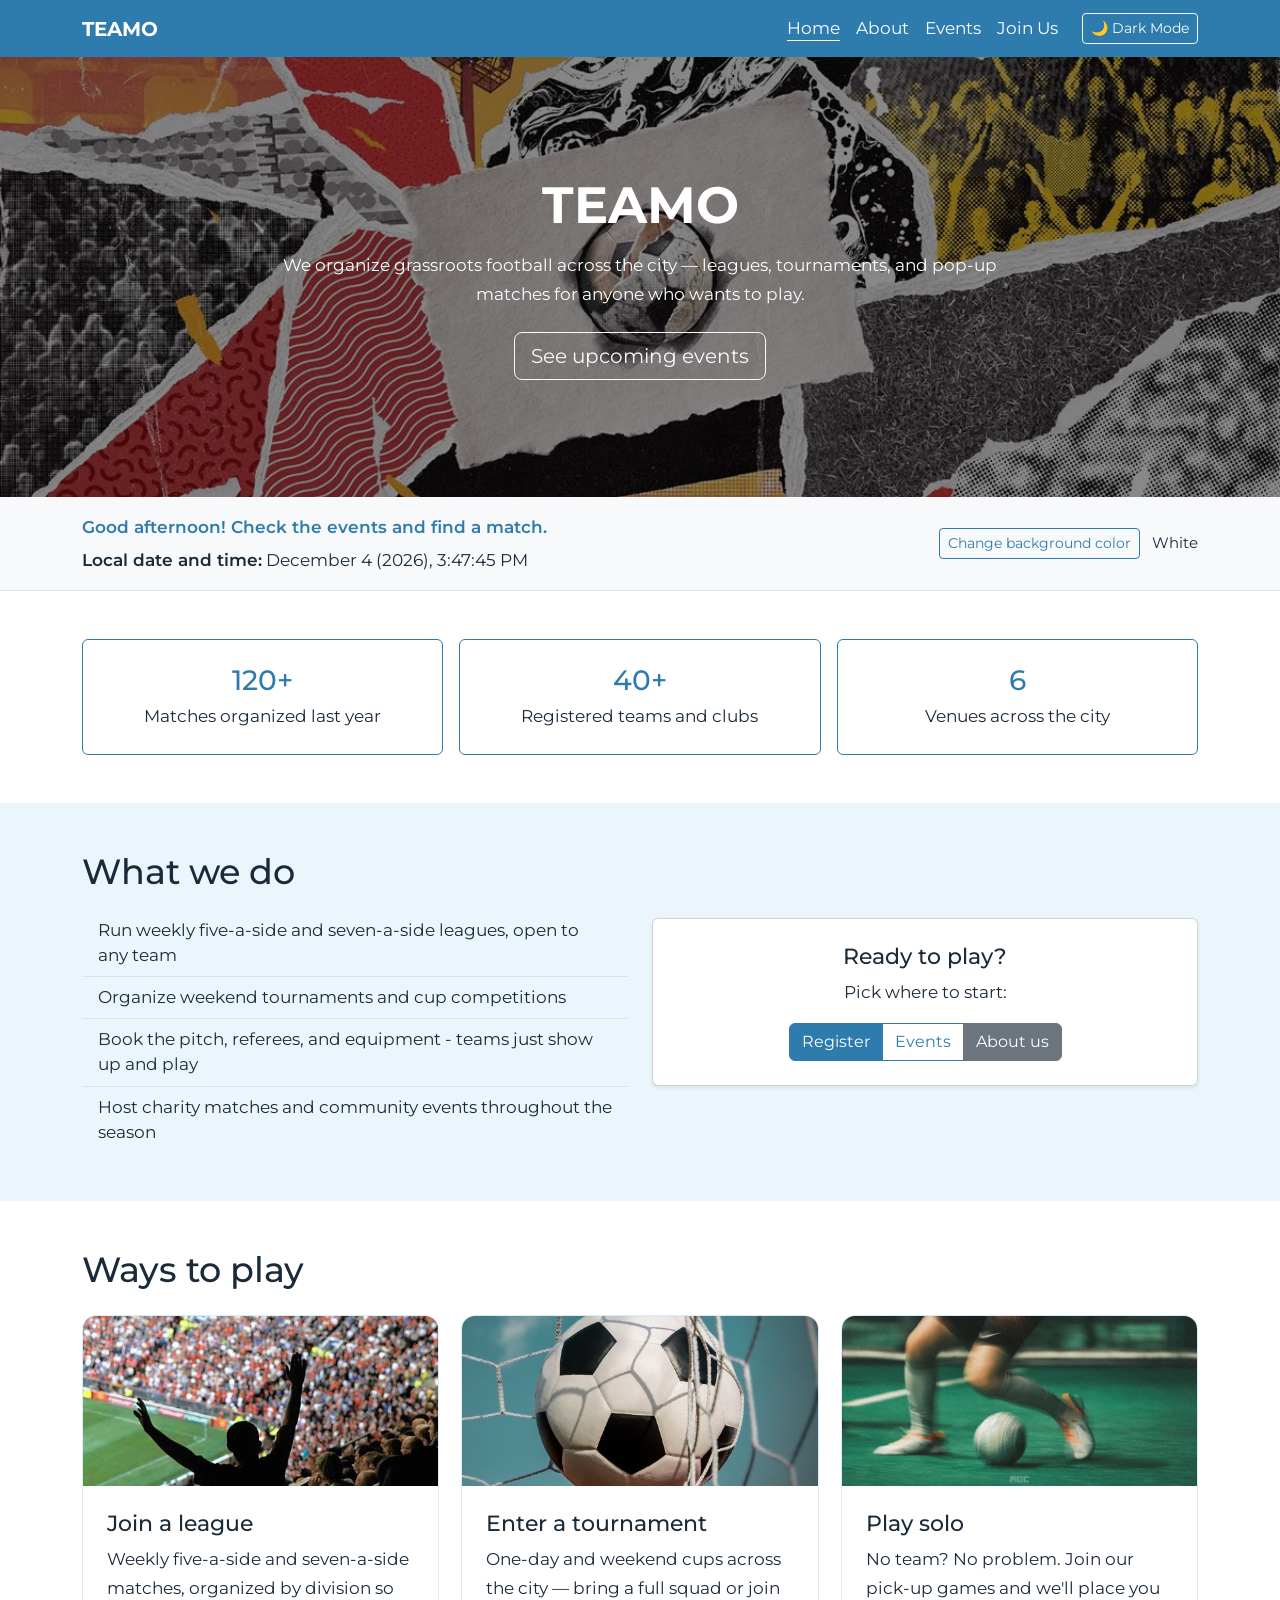
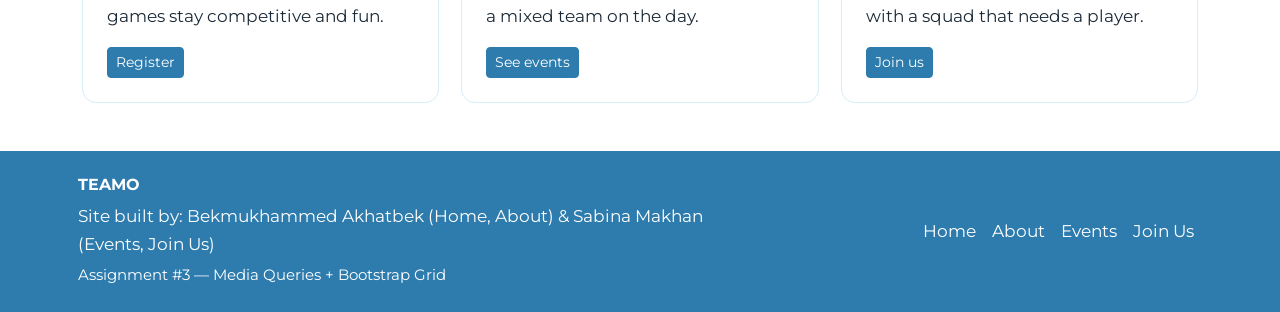
<file: teamo2-main/index.html>
<!DOCTYPE html>
<html lang="en">
<head>
  <meta charset="UTF-8">
  <meta name="viewport" content="width=device-width, initial-scale=1.0">
  <title>TEAMO — Home</title>
  <link rel="stylesheet" href="css/bootstrap.min.css">
  <link rel="stylesheet" href="css/custom.css">
</head>
<body class="d-flex flex-column min-vh-100">

  <a class="visually-hidden-focusable position-absolute top-0 start-0 bg-white p-2 m-2 z-3" href="#main">Skip to main content</a>

  <nav class="navbar navbar-expand-lg navbar-dark bg-primary sticky-top" aria-label="Main navigation">
    <div class="container">
      <a class="navbar-brand fw-bold" href="index.html">TEAMO</a>
      <button class="navbar-toggler" type="button" data-bs-toggle="collapse" data-bs-target="#mainNav"
              aria-controls="mainNav" aria-expanded="false" aria-label="Toggle navigation">
        <span class="navbar-toggler-icon"></span>
      </button>
      <div class="collapse navbar-collapse" id="mainNav">
        <ul class="navbar-nav ms-auto mb-2 mb-lg-0">
          <li class="nav-item"><a class="nav-link active" aria-current="page" href="index.html">Home</a></li>
          <li class="nav-item"><a class="nav-link" href="about.html">About</a></li>
          <li class="nav-item"><a class="nav-link" href="events.html">Events</a></li>
          <li class="nav-item"><a class="nav-link" href="join.html">Join Us</a></li>
        </ul>
        <button id="theme-toggle" class="btn btn-sm btn-outline-light ms-lg-3 my-2 my-lg-0 me-auto me-lg-0 custom-theme-btn">
        🌙 Dark
      </button>
    </div>
  </div>
</nav>

  <main id="main">
    <section class="position-relative text-white">
      <img class="hero-photo" src="images/homepage.jpg" alt="Football players in motion under stadium floodlights">
      <div class="position-absolute top-0 bottom-0 start-0 end-0 d-flex align-items-center justify-content-center text-center p-3">
        <div class="container">
          <div class="row justify-content-center">
            <div class="col-lg-8 px-3 px-sm-2">
              <h1 class="fw-bold mb-3">TEAMO</h1>
              <p class="mx-auto mb-3 mb-lg-4">We organize grassroots football across the city — leagues, tournaments, and pop-up matches for anyone who wants to play.</p>
              <a class="btn btn-outline-light btn-lg" href="events.html">See upcoming events</a>
            </div>
          </div>
        </div>
      </div>
    </section>

        <section class="py-3 bg-body-tertiary border-bottom">
          <div class="container">
             <div class="row align-items-center g-3">
            <div class="col-md-7">
            <p class="fw-semibold text-primary mb-1" id="greeting"></p>
            <p class="mb-0"><span class="fw-semibold">Local date and time:</span>
              <time id="datetime">Loading...</time></p>
          </div>
          <div class="col-md-5 text-md-end">
            <button type="button" id="colorBtn" class="btn btn-outline-primary btn-sm">Change background color</button>
            <span class="small ms-2" id="colorName">White</span>
          </div>
        </div>
      </div>
    </section>

    <section class="py-4 py-lg-5">
      <div class="container">
        <div class="row g-3 text-center">
          <div class="col-12 col-sm-4 col-lg-4">
            <div class="card h-100 border-primary"><div class="card-body p-3 p-lg-4"><p class="h3 text-primary mb-1">120+</p><p class="mb-0">Matches organized last year</p></div></div>
          </div>
          <div class="col-12 col-sm-4 col-lg-4">
            <div class="card h-100 border-primary"><div class="card-body p-3 p-lg-4"><p class="h3 text-primary mb-1">40+</p><p class="mb-0">Registered teams and clubs</p></div></div>
          </div>
          <div class="col-12 col-sm-4 col-lg-4">
            <div class="card h-100 border-primary"><div class="card-body p-3 p-lg-4"><p class="h3 text-primary mb-1">6</p><p class="mb-0">Venues across the city</p></div></div>
          </div>
        </div>
      </div>
    </section>

    <section class="bg-tint py-4 py-lg-5">
      <div class="container">
        <div class="row g-4 align-items-center">
          <div class="col-lg-6">
            <h2 class="mb-3">What we do</h2>
            <ul class="list-group list-group-flush">
              <li class="list-group-item bg-transparent">Run weekly five-a-side and seven-a-side leagues, open to any team</li>
              <li class="list-group-item bg-transparent">Organize weekend tournaments and cup competitions</li>
              <li class="list-group-item bg-transparent">Book the pitch, referees, and equipment - teams just show up and play</li>
              <li class="list-group-item bg-transparent">Host charity matches and community events throughout the season</li>
            </ul>
          </div>
          <div class="col-lg-6">
            <div class="card shadow-sm">
              <div class="card-body p-3 p-lg-4 text-center">
                <h3 class="mb-2">Ready to play?</h3>
                <p class="mb-3 mx-auto">Pick where to start:</p>
                <div class="btn-group flex-wrap" role="group" aria-label="Quick actions">
                  <a class="btn btn-primary" href="join.html">Register</a>
                  <a class="btn btn-outline-primary" href="events.html">Events</a>
                  <a class="btn btn-secondary" href="about.html">About us</a>
                </div>
              </div>
            </div>
          </div>
        </div>
      </div>
    </section>

    <section class="py-4 py-lg-5">
      <div class="container">
        <h2 class="mb-3 mb-lg-4">Ways to play</h2>
        <div class="mq-cards">
          <article class="mq-card">
            <img src="images/Players.jpg" alt="Players in a league match">
            <div class="mq-card-body p-3 p-lg-4">
              <h3>Join a league</h3>
              <p>Weekly five-a-side and seven-a-side matches, organized by division so games stay competitive and fun.</p>
              <a class="btn btn-primary btn-sm align-self-start" href="join.html">Register</a>
            </div>
          </article>
          <article class="mq-card">
            <img src="images/weekend tournament.jpg" alt="Weekend tournament">
            <div class="mq-card-body p-3 p-lg-4">
              <h3>Enter a tournament</h3>
              <p>One-day and weekend cups across the city — bring a full squad or join a mixed team on the day.</p>
              <a class="btn btn-primary btn-sm align-self-start" href="events.html">See events</a>
            </div>
          </article>
          <article class="mq-card">
            <img src="images/Solo player.jpg" alt="Solo player">
            <div class="mq-card-body p-3 p-lg-4">
              <h3>Play solo</h3>
              <p>No team? No problem. Join our pick-up games and we'll place you with a squad that needs a player.</p>
              <a class="btn btn-primary btn-sm align-self-start" href="join.html">Join us</a>
            </div>
          </article>
        </div>
      </div>
    </section>
  </main>

  <footer class="bg-primary text-white py-4 mt-auto">
    <div class="container px-3 px-sm-2">
      <div class="row gy-3 align-items-center">
        <div class="col-md-7">
          <h2 class="h6 fw-bold mb-2">TEAMO</h2>
          <p class="mb-1">Site built by: Bekmukhammed Akhatbek (Home, About) &amp; Sabina Makhan (Events, Join Us)</p>
          <p class="small mb-0">Assignment #3 — Media Queries + Bootstrap Grid</p>
        </div>
        <nav class="col-md-5" aria-label="Footer navigation">
          <ul class="nav justify-content-md-end"><li class="nav-item"><a class="nav-link text-white px-2" href="index.html">Home</a></li><li class="nav-item"><a class="nav-link text-white px-2" href="about.html">About</a></li><li class="nav-item"><a class="nav-link text-white px-2" href="events.html">Events</a></li><li class="nav-item"><a class="nav-link text-white px-2" href="join.html">Join Us</a></li></ul>
        </nav>
      </div>
    </div>
  </footer>

  <script src="js/bootstrap.bundle.min.js"></script>
    <script src="js/background.js"></script>
    <script src="js/datetime.js"></script>
    <script src="js/nav.js"></script>
</body>
</html>
</file>
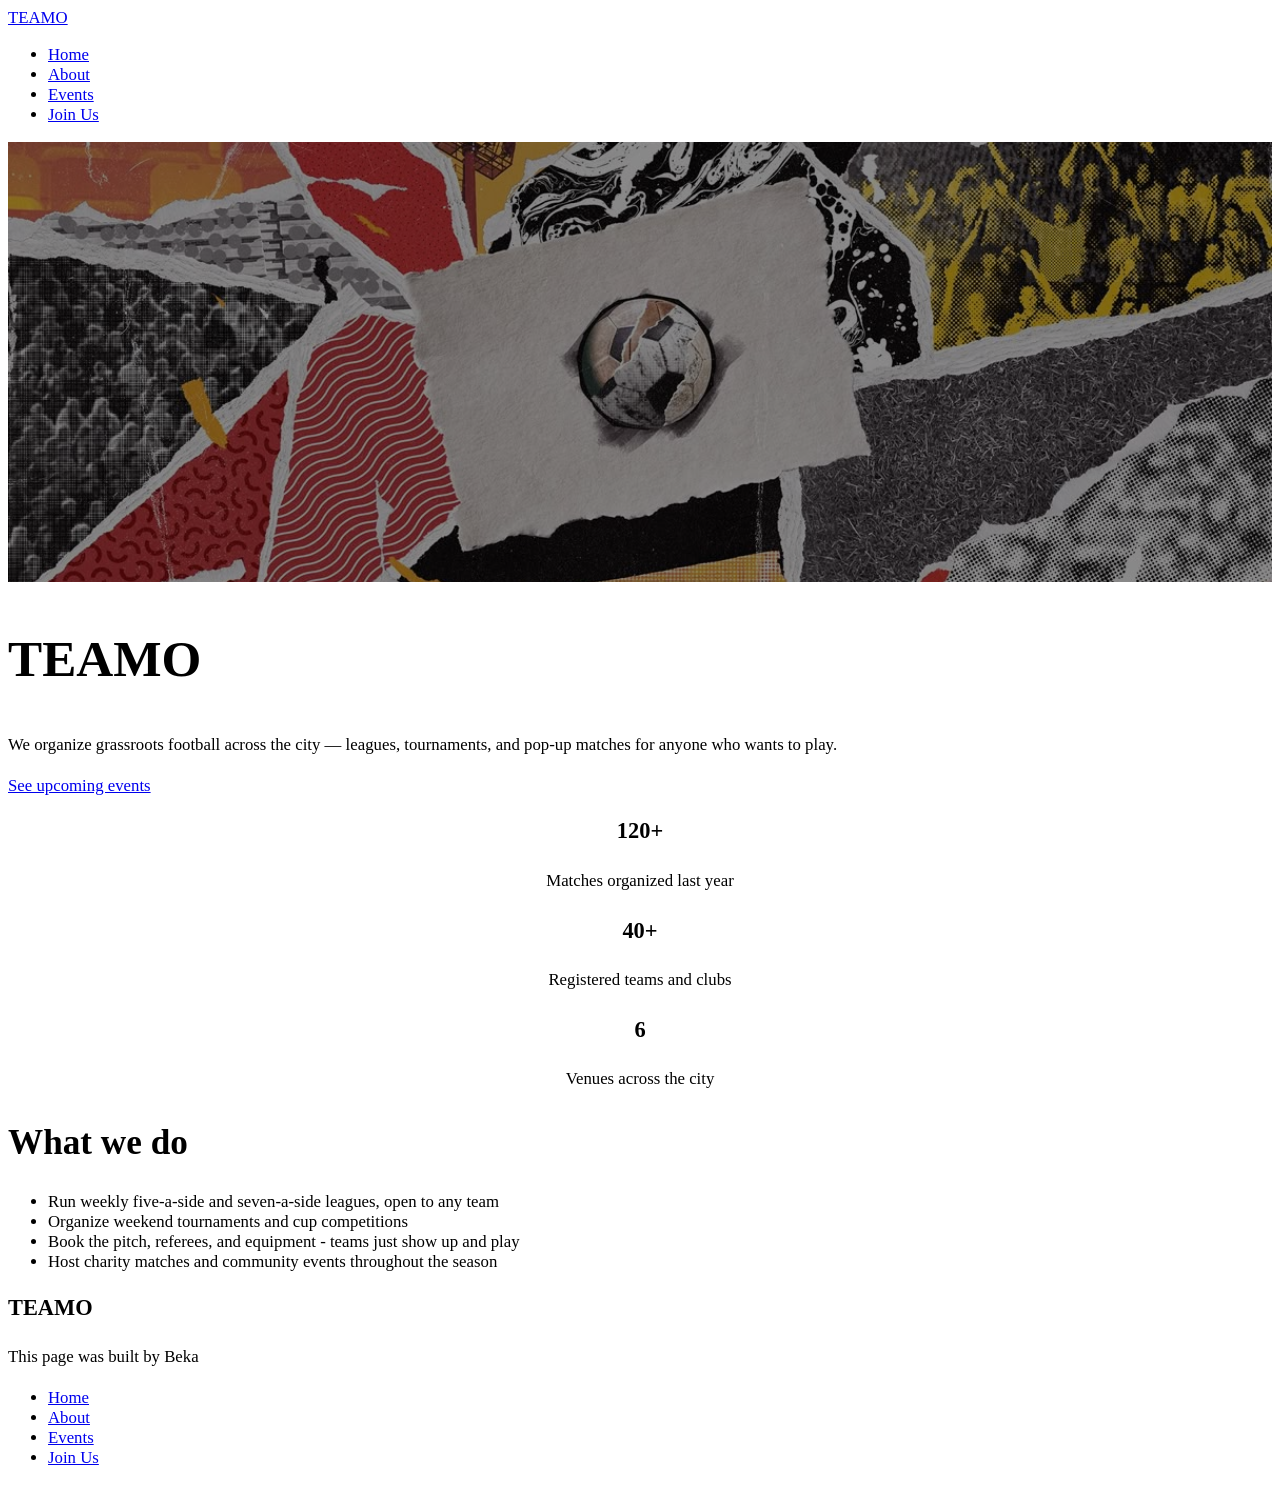
<file: home.html>
<!DOCTYPE html>
<html lang="en">
<head>
  <meta charset="UTF-8">
  <meta name="viewport" content="width=device-width, initial-scale=1.0">
  <title>Open Pitch — Home</title>
  <link rel="stylesheet" href="css/style.css">
</head>
<body>

  <header id="main-header">
    <div class="container">
      <a class="brand" href="home.html">
        <span>TEAMO</span>
      </a>
      <nav>
        <ul class="nav-menu">
          <li><a href="home.html" class="active">Home</a></li>
          <li><a href="about.html">About</a></li>
          <li><a href="events.html">Events</a></li>
          <li><a href="join.html">Join Us</a></li>
        </ul>
      </nav>
    </div>
  </header>

  <main>
    <section class="hero">
      <img class="hero-photo" src="images/homepage.jpg" alt="Football players in motion under stadium floodlights">
      <div class="hero-content">
        <h1>TEAMO</h1>
        <p>We organize grassroots football across the city — leagues, tournaments, and pop-up matches for anyone who wants to play.</p>
        <a class="btn outline" href="events.html">See upcoming events</a>
      </div>
    </section>

    <section>
      <div class="container">
        <div class="grid cols-3">
          <div class="card" style="text-align:center;">
            <h3>120+</h3>
            <p>Matches organized last year</p>
          </div>
          <div class="card" style="text-align:center;">
            <h3>40+</h3>
            <p>Registered teams and clubs</p>
          </div>
          <div class="card" style="text-align:center;">
            <h3>6</h3>
            <p>Venues across the city</p>
          </div>
        </div>
      </div>
    </section>

    <section class="tint">
      <div class="container">
        <h2>What we do</h2>
        <ul class="feature-list">
          <li>Run weekly five-a-side and seven-a-side leagues, open to any team</li>
          <li>Organize weekend tournaments and cup competitions</li>
          <li>Book the pitch, referees, and equipment - teams just show up and play</li>
          <li>Host charity matches and community events throughout the season</li>
        </ul>
      </div>
    </section>
  </main>

  <footer id="site-footer">
    <div class="container">
      <div>
        <h3>TEAMO</h3>
        <p> This page was built by Beka</p>
      </div>
      <nav>
        <ul class="nav-menu">
          <li><a href="home.html">Home</a></li>
          <li><a href="about.html">About</a></li>
          <li><a href="events.html">Events</a></li>
          <li><a href="join.html">Join Us</a></li>
        </ul>
      </nav>
    </div>
  </footer>

</body>
</html>
</file>
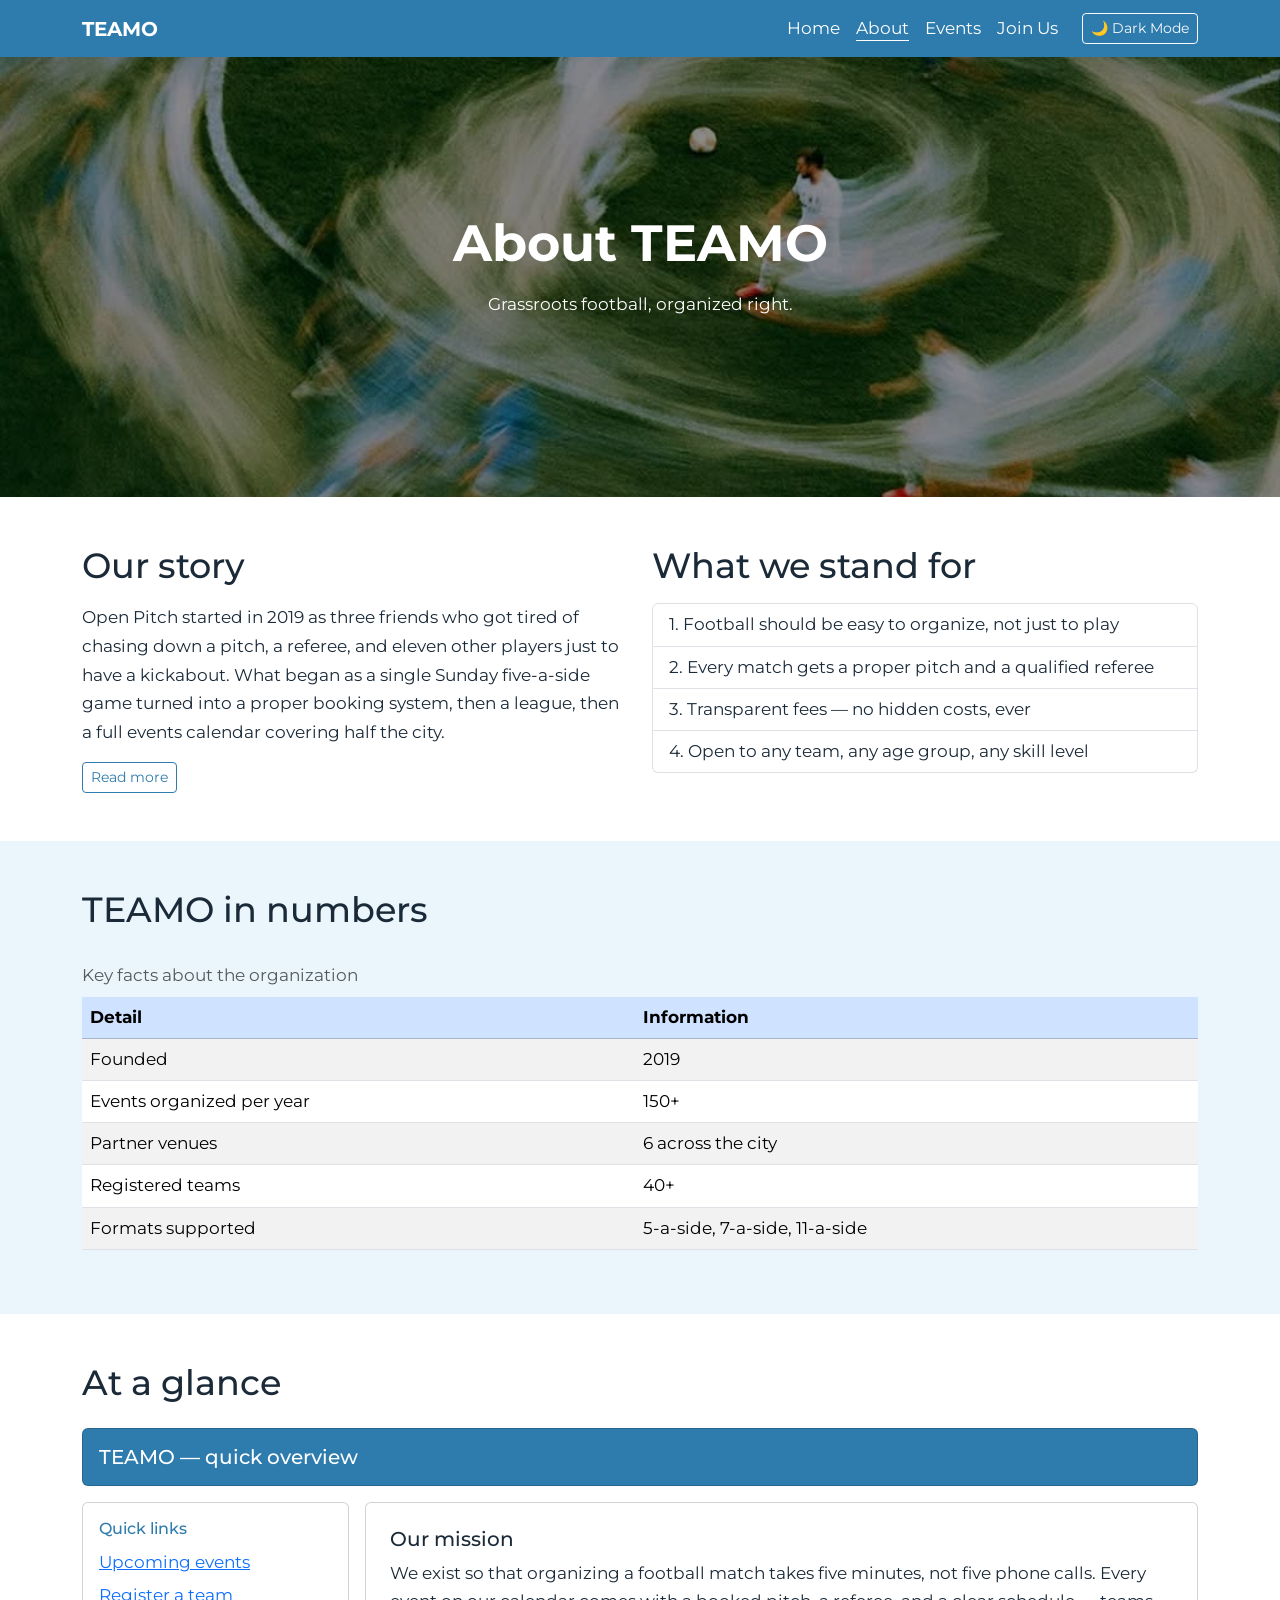
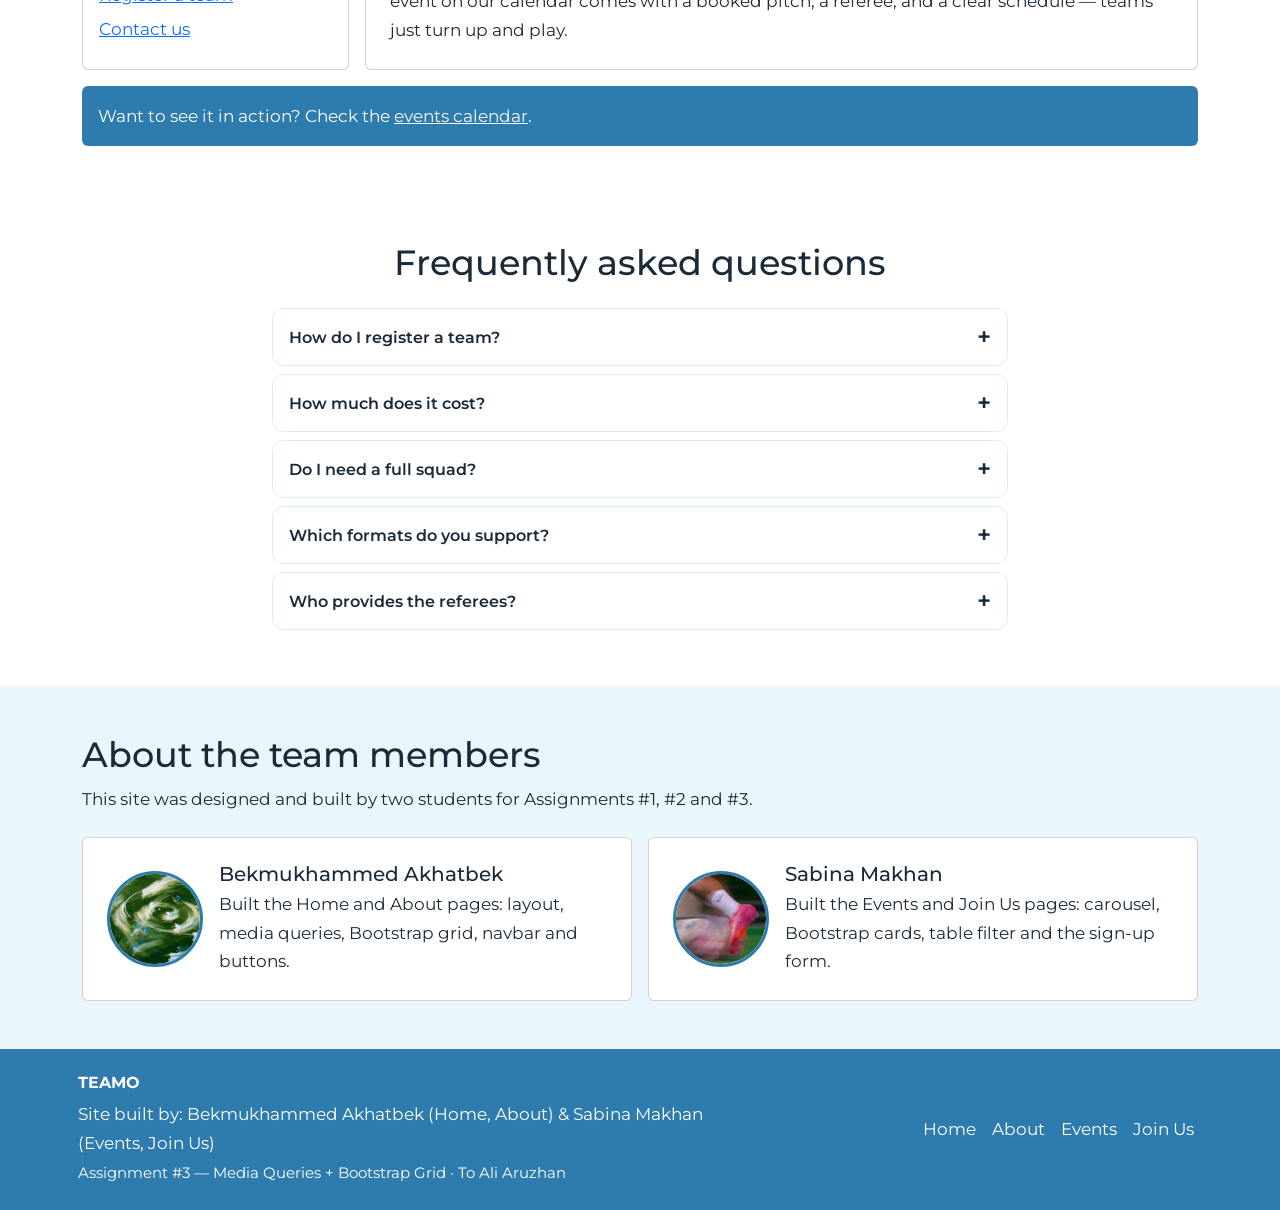
<file: teamo2-main/about.html>
<!DOCTYPE html>
<html lang="en">
<head>
  <meta charset="UTF-8">
  <meta name="viewport" content="width=device-width, initial-scale=1.0">
  <title>TEAMO — About</title>
  <link rel="stylesheet" href="css/bootstrap.min.css">
  <link rel="stylesheet" href="css/custom.css">
</head>
<body class="d-flex flex-column min-vh-100">

  <a class="visually-hidden-focusable position-absolute top-0 start-0 bg-white p-2 m-2 z-3" href="#main">Skip to main content</a>

  <nav class="navbar navbar-expand-lg navbar-dark bg-primary sticky-top" aria-label="Main navigation">
    <div class="container">
      <a class="navbar-brand fw-bold" href="index.html">TEAMO</a>
      <button class="navbar-toggler" type="button" data-bs-toggle="collapse" data-bs-target="#mainNav"
              aria-controls="mainNav" aria-expanded="false" aria-label="Toggle navigation">
        <span class="navbar-toggler-icon"></span>
      </button>
      <div class="collapse navbar-collapse" id="mainNav">
        <ul class="navbar-nav ms-auto mb-2 mb-lg-0">
          <li class="nav-item"><a class="nav-link" href="index.html">Home</a></li>
          <li class="nav-item"><a class="nav-link active" aria-current="page" href="about.html">About</a></li>
          <li class="nav-item"><a class="nav-link" href="events.html">Events</a></li>
          <li class="nav-item"><a class="nav-link" href="join.html">Join Us</a></li>
        </ul>
        <button id="theme-toggle" class="btn btn-sm btn-outline-light ms-lg-3 my-2 my-lg-0 me-auto me-lg-0 custom-theme-btn">
        🌙 Dark
      </button>
      </div>
    </div>
  </nav>

  <main id="main">
    <section class="position-relative text-white">
      <img class="hero-photo" src="images/hero-about.jpg" alt="Aerial view of a football pitch with players in motion">
      <div class="position-absolute top-0 bottom-0 start-0 end-0 d-flex align-items-center justify-content-center text-center p-3">
        <div class="container">
          <div class="row justify-content-center">
            <div class="col-lg-8 px-3 px-sm-2">
              <h1 class="fw-bold mb-3">About TEAMO</h1>
              <p class="mx-auto mb-3 mb-lg-4">Grassroots football, organized right.</p>
            </div>
          </div>
        </div>
      </div>
    </section>

    <section class="py-4 py-lg-5">
      <div class="container">
        <div class="row g-4">
          <div class="col-lg-6">
            <h2 class="mb-3">Our story</h2>
            <p>Open Pitch started in 2019 as three friends who got tired of chasing down a pitch, a referee, and eleven other players just to have a kickabout. What began as a single Sunday five-a-side game turned into a proper booking system, then a league, then a full events calendar covering half the city.</p>
            <p id="moreStory">We don't run a team of our own — we run the football around it. Pitches, referees, schedules, score sheets, and the odd smoke machine for a big final: we handle the logistics so teams, players, and fans can just show up and play.</p>
            <button type="button" id="readMoreBtn" class="btn btn-outline-primary btn-sm">Read more</button>
          </div>
          <div class="col-lg-6">
            <h2 class="mb-3 mt-lg-0">What we stand for</h2>
            <ol class="list-group list-group-numbered">
              <li class="list-group-item">Football should be easy to organize, not just to play</li>
              <li class="list-group-item">Every match gets a proper pitch and a qualified referee</li>
              <li class="list-group-item">Transparent fees — no hidden costs, ever</li>
              <li class="list-group-item">Open to any team, any age group, any skill level</li>
            </ol>
          </div>
        </div>
      </div>
    </section>

    <section class="bg-tint py-4 py-lg-5">
      <div class="container">
        <h2 class="mb-3 mb-lg-4">TEAMO in numbers</h2>
        <div class="table-responsive">
          <table class="table table-striped table-hover align-middle bg-white">
            <caption class="caption-top">Key facts about the organization</caption>
            <thead class="table-primary">
              <tr><th scope="col">Detail</th><th scope="col">Information</th></tr>
            </thead>
            <tbody>
              <tr><td>Founded</td><td>2019</td></tr>
              <tr><td>Events organized per year</td><td>150+</td></tr>
              <tr><td>Partner venues</td><td>6 across the city</td></tr>
              <tr><td>Registered teams</td><td>40+</td></tr>
              <tr><td>Formats supported</td><td>5-a-side, 7-a-side, 11-a-side</td></tr>
            </tbody>
          </table>
        </div>
      </div>
    </section>

    <section class="py-4 py-lg-5">
      <div class="container">
        <h2 class="mb-3 mb-lg-4">At a glance</h2>
        <div class="card text-bg-primary mb-3">
          <div class="card-body px-3 py-3"><h3 class="h5 mb-0">TEAMO — quick overview</h3></div>
        </div>
        <div class="row g-3">
          <aside class="col-lg-3" aria-label="Quick links">
            <div class="card h-100">
              <div class="card-body p-3">
                <h3 class="h6 text-primary">Quick links</h3>
                <ul class="list-unstyled mb-0">
                  <li class="py-1"><a href="events.html">Upcoming events</a></li>
                  <li class="py-1"><a href="join.html">Register a team</a></li>
                  <li class="py-1"><a href="join.html">Contact us</a></li>
                </ul>
              </div>
            </div>
          </aside>
          <div class="col-lg-9">
            <div class="card h-100">
              <div class="card-body p-3 p-lg-4">
                <h3 class="h5">Our mission</h3>
                <p class="mb-0">We exist so that organizing a football match takes five minutes, not five phone calls. Every event on our calendar comes with a booked pitch, a referee, and a clear schedule — teams just turn up and play.</p>
              </div>
            </div>
          </div>
        </div>
        <p class="bg-primary text-white rounded p-3 mt-3 mb-0">Want to see it in action? Check the <a class="link-light" href="events.html">events calendar</a>.</p>
      </div>
    </section>

        <section class="py-4 py-lg-5">
      <div class="container">
        <h2 class="mb-3 mb-lg-4 text-center">Frequently asked questions</h2>
        <div class="row justify-content-center">
          <div class="col-lg-8">
          <div class="faq-item mb-2">
            <h3 class="h6 mb-0">
              <button type="button" class="faq-question w-100 text-start border-0 d-flex justify-content-between align-items-center px-3 py-3 fw-semibold">
                <span>How do I register a team?</span>
                <span class="faq-icon ms-3">+</span>
              </button>
            </h3>
            <div class="faq-answer">
              <p class="mb-0 px-3 pb-3">Open the Join Us page, fill in the registration form and choose your preferred format. We review applications every Monday and email you the division and the first match date.</p>
            </div>
          </div>
          <div class="faq-item mb-2">
            <h3 class="h6 mb-0">
              <button type="button" class="faq-question w-100 text-start border-0 d-flex justify-content-between align-items-center px-3 py-3 fw-semibold">
                <span>How much does it cost?</span>
                <span class="faq-icon ms-3">+</span>
              </button>
            </h3>
            <div class="faq-answer">
              <p class="mb-0 px-3 pb-3">Fees depend on the format and are always shown before you confirm. There are no hidden costs: the price covers the pitch, the referee and the equipment.</p>
            </div>
          </div>
          <div class="faq-item mb-2">
            <h3 class="h6 mb-0">
              <button type="button" class="faq-question w-100 text-start border-0 d-flex justify-content-between align-items-center px-3 py-3 fw-semibold">
                <span>Do I need a full squad?</span>
                <span class="faq-icon ms-3">+</span>
              </button>
            </h3>
            <div class="faq-answer">
              <p class="mb-0 px-3 pb-3">No. Teams of any size can register, and solo players can join our pick-up games. We will place you with a squad that needs a player.</p>
            </div>
          </div>
          <div class="faq-item mb-2">
            <h3 class="h6 mb-0">
              <button type="button" class="faq-question w-100 text-start border-0 d-flex justify-content-between align-items-center px-3 py-3 fw-semibold">
                <span>Which formats do you support?</span>
                <span class="faq-icon ms-3">+</span>
              </button>
            </h3>
            <div class="faq-answer">
              <p class="mb-0 px-3 pb-3">We organize 5-a-side, 7-a-side and 11-a-side matches, from friendly games to cup tournaments.</p>
            </div>
          </div>
          <div class="faq-item mb-2">
            <h3 class="h6 mb-0">
              <button type="button" class="faq-question w-100 text-start border-0 d-flex justify-content-between align-items-center px-3 py-3 fw-semibold">
                <span>Who provides the referees?</span>
                <span class="faq-icon ms-3">+</span>
              </button>
            </h3>
            <div class="faq-answer">
              <p class="mb-0 px-3 pb-3">We do. Every match gets a qualified referee, a proper pitch and a score sheet, so teams only have to show up and play.</p>
            </div>
          </div>
          </div>
        </div>
      </div>
    </section>

    <section class="bg-tint py-4 py-lg-5">
      <div class="container">
        <h2 class="mb-2">About the team members</h2>
        <p class="mb-3 mb-lg-4">This site was designed and built by two students for Assignments #1, #2 and #3.</p>
        <div class="row g-3">
          <div class="col-md-6">
            <div class="card h-100">
              <div class="card-body d-flex align-items-center gap-3 p-3 p-lg-4">
                <img class="rounded-circle object-fit-cover border border-3 border-primary flex-shrink-0" src="images/hero-about.jpg" width="96" height="96" alt="Photo of Bekmukhammed Akhatbek">
                <div>
                  <h3 class="h5 mb-1">Bekmukhammed Akhatbek</h3>
                  <p class="mb-0">Built the Home and About pages: layout, media queries, Bootstrap grid, navbar and buttons.</p>
                </div>
              </div>
            </div>
          </div>
          <div class="col-md-6">
            <div class="card h-100">
              <div class="card-body d-flex align-items-center gap-3 p-3 p-lg-4">
                <img class="rounded-circle object-fit-cover border border-3 border-primary flex-shrink-0" src="images/hero-join.jpg" width="96" height="96" alt="Photo of Sabina Makhan">
                <div>
                  <h3 class="h5 mb-1">Sabina Makhan</h3>
                  <p class="mb-0">Built the Events and Join Us pages: carousel, Bootstrap cards, table filter and the sign-up form.</p>
                </div>
              </div>
            </div>
          </div>
        </div>
      </div>
    </section>
  </main>

  <footer class="bg-primary text-white py-4 mt-auto">
    <div class="container px-3 px-sm-2">
      <div class="row gy-3 align-items-center">
        <div class="col-md-7">
          <h2 class="h6 fw-bold mb-2">TEAMO</h2>
          <p class="mb-1">Site built by: Bekmukhammed Akhatbek (Home, About) &amp; Sabina Makhan (Events, Join Us)</p>
          <p class="small mb-0">Assignment #3 — Media Queries + Bootstrap Grid &middot; To Ali Aruzhan</p>
        </div>
        <nav class="col-md-5" aria-label="Footer navigation">
          <ul class="nav justify-content-md-end"><li class="nav-item"><a class="nav-link text-white px-2" href="index.html">Home</a></li><li class="nav-item"><a class="nav-link text-white px-2" href="about.html">About</a></li><li class="nav-item"><a class="nav-link text-white px-2" href="events.html">Events</a></li><li class="nav-item"><a class="nav-link text-white px-2" href="join.html">Join Us</a></li></ul>
        </nav>
      </div>
    </div>
  </footer>

  <script src="js/bootstrap.bundle.min.js"></script>
    <script src="js/accordion.js"></script>
    <script src="js/readmore.js"></script>
    <script src="js/nav.js"></script>
    <script src="js/background.js"></script>
</body>
</html>
</file>
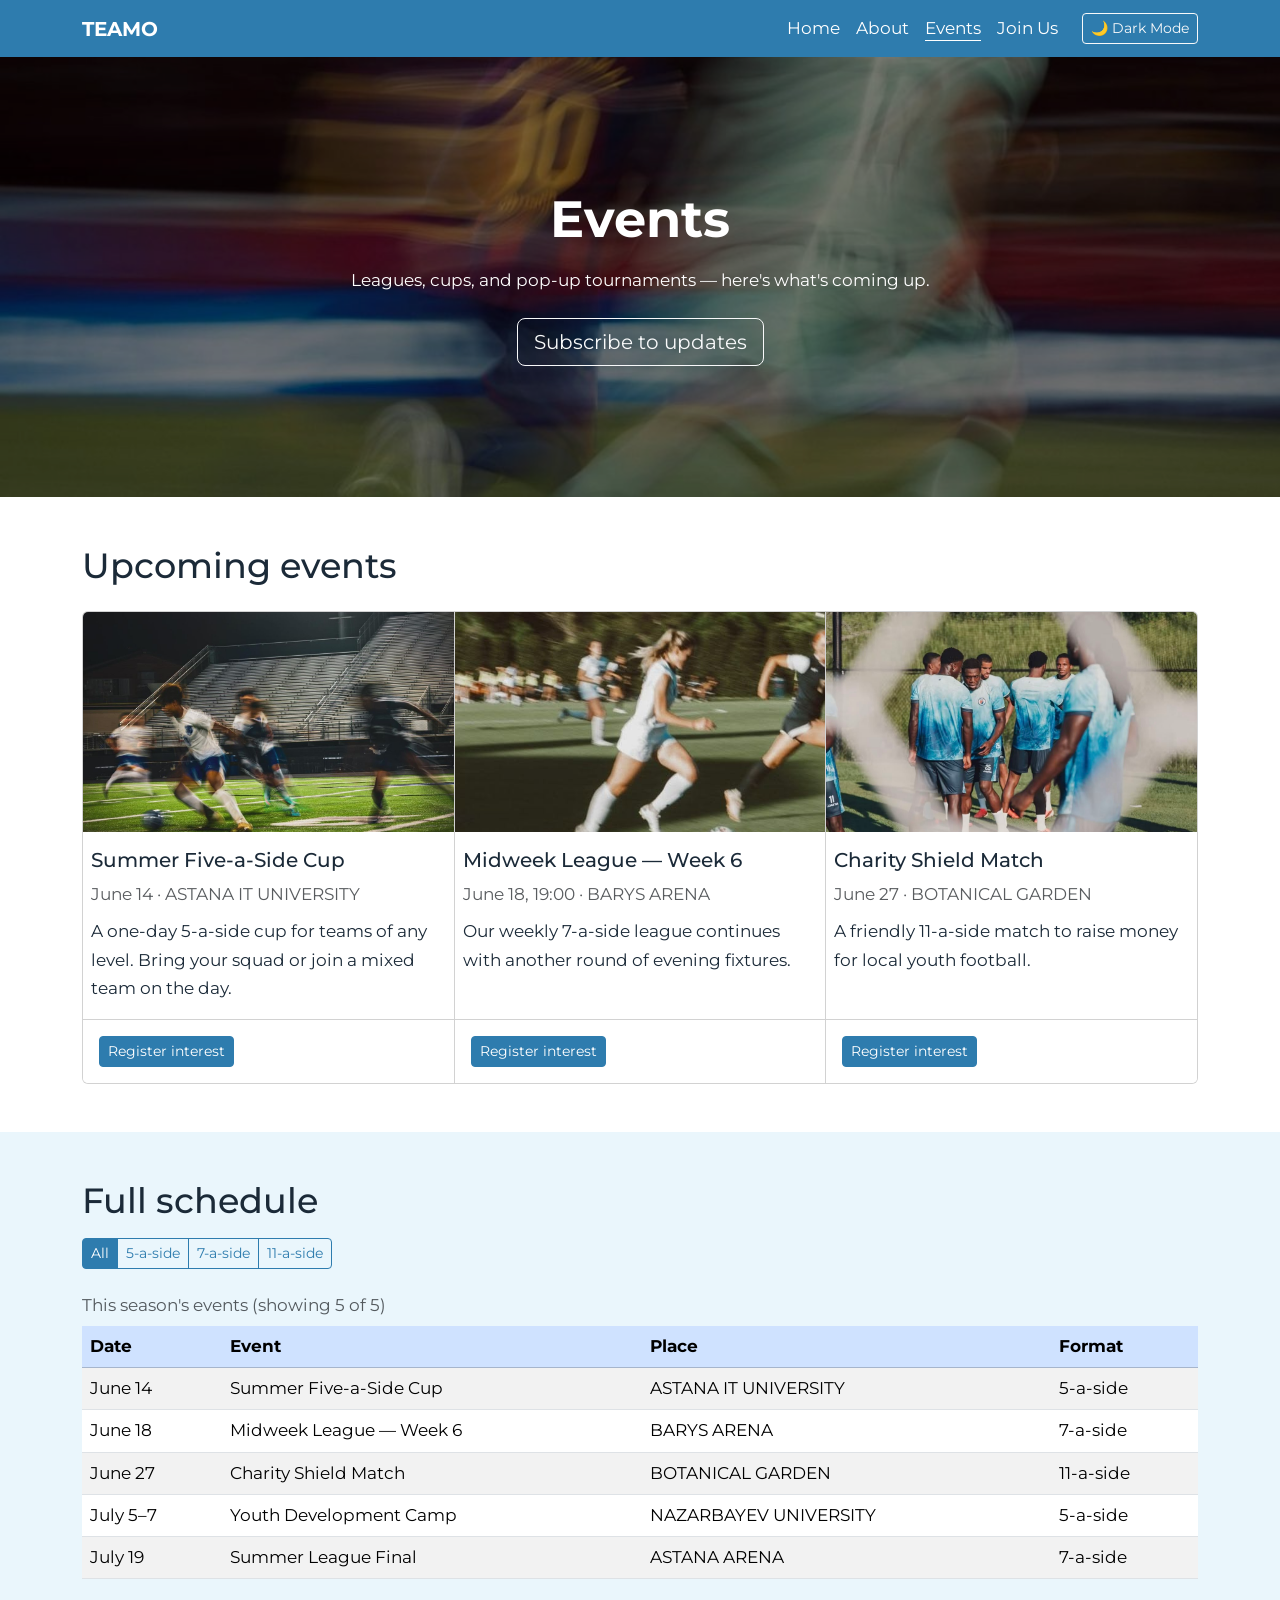
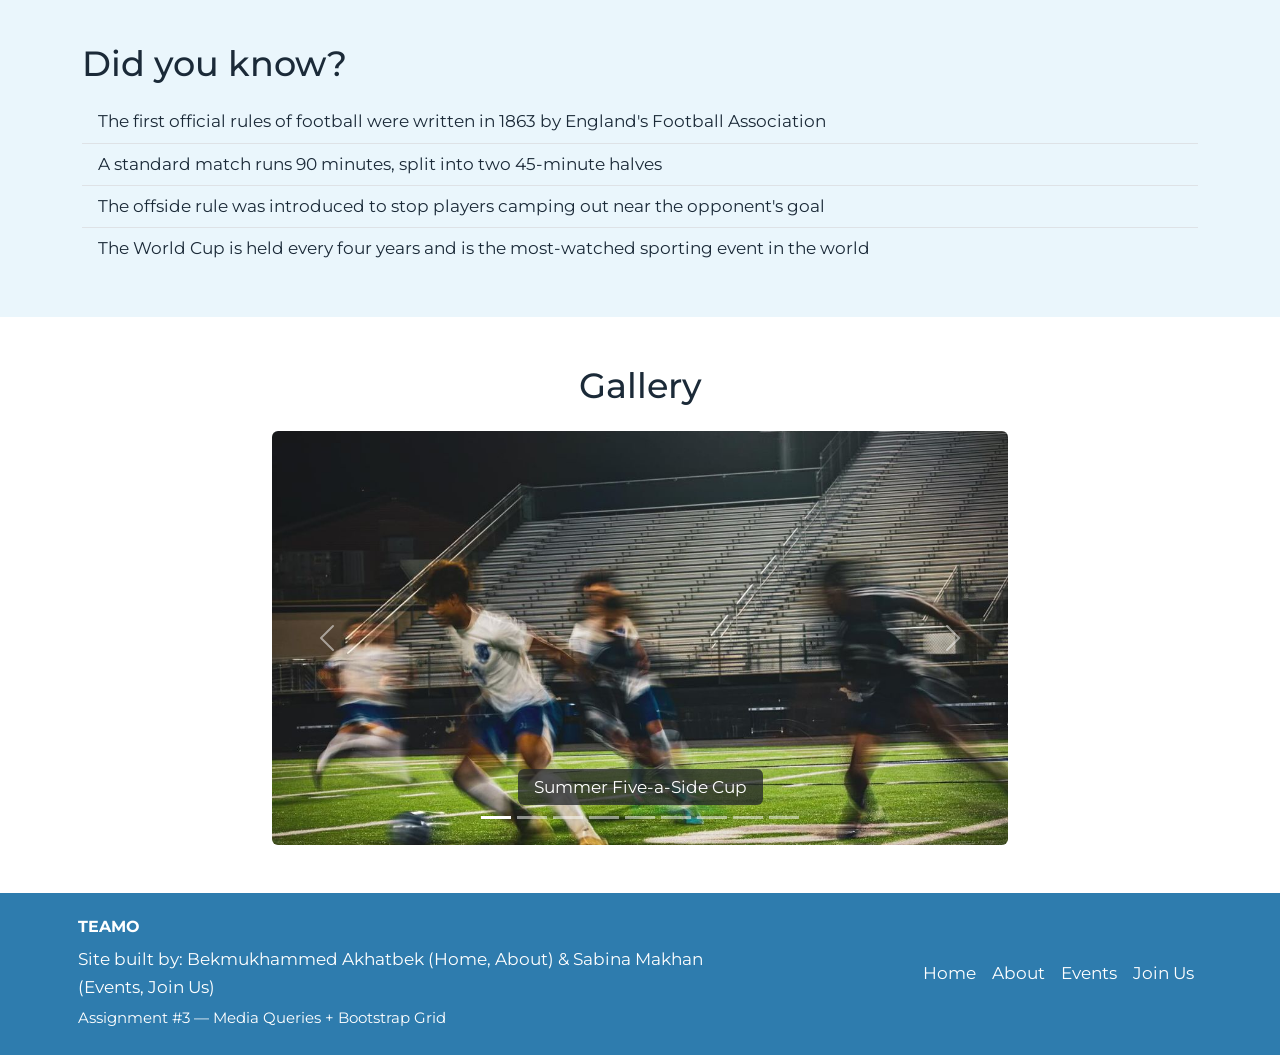
<file: teamo2-main/events.html>
<!DOCTYPE html>
<html lang="en">
<head>
  <meta charset="UTF-8">
  <meta name="viewport" content="width=device-width, initial-scale=1.0">
  <title>TEAMO — Events</title>
  <link rel="stylesheet" href="css/bootstrap.min.css">
  <link rel="stylesheet" href="css/custom.css">
</head>
<body class="d-flex flex-column min-vh-100">

  <a class="visually-hidden-focusable position-absolute top-0 start-0 bg-white p-2 m-2 z-3" href="#main">Skip to main content</a>

  <nav class="navbar navbar-expand-lg navbar-dark bg-primary sticky-top" aria-label="Main navigation">
    <div class="container">
      <a class="navbar-brand fw-bold" href="index.html">TEAMO</a>
      <button class="navbar-toggler" type="button" data-bs-toggle="collapse" data-bs-target="#mainNav"
              aria-controls="mainNav" aria-expanded="false" aria-label="Toggle navigation">
        <span class="navbar-toggler-icon"></span>
      </button>
      <div class="collapse navbar-collapse" id="mainNav">
        <ul class="navbar-nav ms-auto mb-2 mb-lg-0">
          <li class="nav-item"><a class="nav-link" href="index.html">Home</a></li>
          <li class="nav-item"><a class="nav-link" href="about.html">About</a></li>
          <li class="nav-item"><a class="nav-link active" aria-current="page" href="events.html">Events</a></li>
          <li class="nav-item"><a class="nav-link" href="join.html">Join Us</a></li>
        </ul>
        <button id="theme-toggle" class="btn btn-sm btn-outline-light ms-lg-3 my-2 my-lg-0 me-auto me-lg-0 custom-theme-btn">
        🌙 Dark
      </button>
      </div>
    </div>
  </nav>
  <main id="main">
    <section class="position-relative text-white">
      <img class="hero-photo" src="images/hero-events.jpg" alt="Football players sprinting on the pitch">
      <div class="position-absolute top-0 bottom-0 start-0 end-0 d-flex align-items-center justify-content-center text-center p-3">
        <div class="container">
          <div class="row justify-content-center">
            <div class="col-lg-8 px-3 px-sm-2">
              <h1 class="fw-bold mb-3">Events</h1>
              <p class="mx-auto mb-3 mb-lg-4">Leagues, cups, and pop-up tournaments — here's what's coming up.</p>
                            <button type="button" class="btn btn-outline-light btn-lg" id="openSubscribe">Subscribe to updates</button>
            </div>
          </div>
        </div>
      </div>
    </section>

    <section class="py-4 py-lg-5">
      <div class="container">
        <h2 class="mb-3 mb-lg-4">Upcoming events</h2>
        <div class="card-group">
          <article class="card">
            <img src="images/gallery-1.jpg" class="card-img-top" alt="Summer Five-a-Side Cup action">
            <div class="card-body px-3 px-sm-2 py-3">
              <h3 class="card-title h5">Summer Five-a-Side Cup</h3>
              <p class="card-text text-body-secondary mb-2">June 14 &middot; ASTANA IT UNIVERSITY</p>
              <p class="card-text">A one-day 5-a-side cup for teams of any level. Bring your squad or join a mixed team on the day.</p>
            </div>
            <div class="card-footer bg-white p-3"><a class="btn btn-primary btn-sm" href="join.html">Register interest</a></div>
          </article>
          <article class="card">
            <img src="images/gallery-2.jpg" class="card-img-top" alt="Midweek league match">
            <div class="card-body px-3 px-sm-2 py-3">
              <h3 class="card-title h5">Midweek League — Week 6</h3>
              <p class="card-text text-body-secondary mb-2">June 18, 19:00 &middot; BARYS ARENA</p>
              <p class="card-text">Our weekly 7-a-side league continues with another round of evening fixtures.</p>
            </div>
            <div class="card-footer bg-white p-3"><a class="btn btn-primary btn-sm" href="join.html">Register interest</a></div>
          </article>
          <article class="card">
            <img src="images/gallery-3.jpg" class="card-img-top" alt="Charity Shield Match">
            <div class="card-body px-3 px-sm-2 py-3">
              <h3 class="card-title h5">Charity Shield Match</h3>
              <p class="card-text text-body-secondary mb-2">June 27 &middot; BOTANICAL GARDEN</p>
              <p class="card-text">A friendly 11-a-side match to raise money for local youth football.</p>
            </div>
            <div class="card-footer bg-white p-3"><a class="btn btn-primary btn-sm" href="join.html">Register interest</a></div>
          </article>
        </div>
      </div>
    </section>

    <section class="bg-tint py-4 py-lg-5">
      <div class="container">
        <h2 class="mb-3">Full schedule</h2>
        <div class="btn-group flex-wrap mb-3" role="group" aria-label="Filter events by format">
          <button type="button" class="btn btn-outline-primary btn-sm active" data-filter="all" aria-pressed="true">All</button>
          <button type="button" class="btn btn-outline-primary btn-sm" data-filter="5-a-side" aria-pressed="false">5-a-side</button>
          <button type="button" class="btn btn-outline-primary btn-sm" data-filter="7-a-side" aria-pressed="false">7-a-side</button>
          <button type="button" class="btn btn-outline-primary btn-sm" data-filter="11-a-side" aria-pressed="false">11-a-side</button>
        </div>
        <div class="table-responsive">
          <table class="table table-striped table-hover align-middle bg-white" id="schedule">
            <caption class="caption-top">This season's events</caption>
            <thead class="table-primary">
              <tr><th scope="col">Date</th><th scope="col">Event</th><th scope="col">Place</th><th scope="col">Format</th></tr>
            </thead>
            <tbody></tbody>
          </table>
        </div>

        <h2 class="mt-4 mt-lg-5 mb-3">Did you know?</h2>
        <ul class="list-group list-group-flush">
          <li class="list-group-item bg-transparent">The first official rules of football were written in 1863 by England's Football Association</li>
          <li class="list-group-item bg-transparent">A standard match runs 90 minutes, split into two 45-minute halves</li>
          <li class="list-group-item bg-transparent">The offside rule was introduced to stop players camping out near the opponent's goal</li>
          <li class="list-group-item bg-transparent">The World Cup is held every four years and is the most-watched sporting event in the world</li>
        </ul>
      </div>
    </section>

    <section class="py-4 py-lg-5">
      <div class="container">
        <h2 class="mb-3 mb-lg-4 text-center">Gallery</h2>
        <div class="row justify-content-center">
          <div class="col-lg-8">
            <div id="galleryCarousel" class="carousel slide" aria-label="Photo gallery">
              <div class="carousel-indicators">
                <button type="button" data-bs-target="#galleryCarousel" data-bs-slide-to="0" class="active" aria-current="true" aria-label="Slide 1"></button>
                <button type="button" data-bs-target="#galleryCarousel" data-bs-slide-to="1" aria-label="Slide 2"></button>
                <button type="button" data-bs-target="#galleryCarousel" data-bs-slide-to="2" aria-label="Slide 3"></button>
                <button type="button" data-bs-target="#galleryCarousel" data-bs-slide-to="3" aria-label="Slide 4"></button>
                <button type="button" data-bs-target="#galleryCarousel" data-bs-slide-to="4" aria-label="Slide 5"></button>
                <button type="button" data-bs-target="#galleryCarousel" data-bs-slide-to="5" aria-label="Slide 6"></button>
                <button type="button" data-bs-target="#galleryCarousel" data-bs-slide-to="6" aria-label="Slide 7"></button>
                <button type="button" data-bs-target="#galleryCarousel" data-bs-slide-to="7" aria-label="Slide 8"></button>
                <button type="button" data-bs-target="#galleryCarousel" data-bs-slide-to="8" aria-label="Slide 9"></button>
              </div>
              <div class="carousel-inner rounded">
                <div class="carousel-item active">
                  <div class="ratio ratio-16x9">
                    <img class="d-block w-100 object-fit-cover" src="images/gallery-1.jpg" alt="Summer Five-a-Side Cup action">
                  </div>
                  <div class="carousel-caption d-none d-md-block">
                    <p class="bg-dark bg-opacity-75 rounded d-inline-block px-3 py-1 mb-0">Summer Five-a-Side Cup</p>
                  </div>
                </div>
                <div class="carousel-item">
                  <div class="ratio ratio-16x9">
                    <img class="d-block w-100 object-fit-cover" src="images/gallery-2.jpg" alt="Midweek league match">
                  </div>
                  <div class="carousel-caption d-none d-md-block">
                    <p class="bg-dark bg-opacity-75 rounded d-inline-block px-3 py-1 mb-0">Midweek League</p>
                  </div>
                </div>
                <div class="carousel-item">
                  <div class="ratio ratio-16x9">
                    <img class="d-block w-100 object-fit-cover" src="images/gallery-3.jpg" alt="Charity Shield Match">
                  </div>
                  <div class="carousel-caption d-none d-md-block">
                    <p class="bg-dark bg-opacity-75 rounded d-inline-block px-3 py-1 mb-0">Charity Shield Match</p>
                  </div>
                </div>
                <div class="carousel-item">
                  <div class="ratio ratio-16x9">
                    <img class="d-block w-100 object-fit-cover" src="images/gallery-4.jpg" alt="Youth Development Camp">
                  </div>
                  <div class="carousel-caption d-none d-md-block">
                    <p class="bg-dark bg-opacity-75 rounded d-inline-block px-3 py-1 mb-0">Youth Development Camp</p>
                  </div>
                </div>
                <div class="carousel-item">
                  <div class="ratio ratio-16x9">
                    <img class="d-block w-100 object-fit-cover" src="images/gallery-5.jpg" alt="Players celebrating a goal">
                  </div>
                  <div class="carousel-caption d-none d-md-block">
                    <p class="bg-dark bg-opacity-75 rounded d-inline-block px-3 py-1 mb-0">Match day</p>
                  </div>
                </div>
                <div class="carousel-item">
                  <div class="ratio ratio-16x9">
                    <img class="d-block w-100 object-fit-cover" src="images/gallery-6.jpg" alt="Team huddle before kickoff">
                  </div>
                  <div class="carousel-caption d-none d-md-block">
                    <p class="bg-dark bg-opacity-75 rounded d-inline-block px-3 py-1 mb-0">Before kickoff</p>
                  </div>
                </div>
                <div class="carousel-item">
                  <div class="ratio ratio-16x9">
                    <img class="d-block w-100 object-fit-cover" src="images/gallery-7.jpg" alt="Referee and players on the pitch">
                  </div>
                  <div class="carousel-caption d-none d-md-block">
                    <p class="bg-dark bg-opacity-75 rounded d-inline-block px-3 py-1 mb-0">On the pitch</p>
                  </div>
                </div>
                <div class="carousel-item">
                  <div class="ratio ratio-16x9">
                    <img class="d-block w-100 object-fit-cover" src="images/gallery-8.jpg" alt="Fans watching from the sideline">
                  </div>
                  <div class="carousel-caption d-none d-md-block">
                    <p class="bg-dark bg-opacity-75 rounded d-inline-block px-3 py-1 mb-0">Sideline crowd</p>
                  </div>
                </div>
                <div class="carousel-item">
                  <div class="ratio ratio-16x9">
                    <img class="d-block w-100 object-fit-cover" src="images/gallery-9.jpg" alt="Trophy presentation">
                  </div>
                  <div class="carousel-caption d-none d-md-block">
                    <p class="bg-dark bg-opacity-75 rounded d-inline-block px-3 py-1 mb-0">Summer League Final</p>
                  </div>
                </div>
              </div>
              <button class="carousel-control-prev" type="button" data-bs-target="#galleryCarousel" data-bs-slide="prev">
                <span class="carousel-control-prev-icon" aria-hidden="true"></span>
                <span class="visually-hidden">Previous</span>
              </button>
              <button class="carousel-control-next" type="button" data-bs-target="#galleryCarousel" data-bs-slide="next">
                <span class="carousel-control-next-icon" aria-hidden="true"></span>
                <span class="visually-hidden">Next</span>
              </button>
            </div>
          </div>
        </div>
      </div>
    </section>
  </main>

  <footer class="bg-primary text-white py-4 mt-auto">
    <div class="container px-3 px-sm-2">
      <div class="row gy-3 align-items-center">
        <div class="col-md-7">
          <h2 class="h6 fw-bold mb-2">TEAMO</h2>
          <p class="mb-1">Site built by: Bekmukhammed Akhatbek (Home, About) &amp; Sabina Makhan (Events, Join Us)</p>
          <p class="small mb-0">Assignment #3 — Media Queries + Bootstrap Grid</p>
        </div>
        <nav class="col-md-5" aria-label="Footer navigation">
          <ul class="nav justify-content-md-end"><li class="nav-item"><a class="nav-link text-white px-2" href="index.html">Home</a></li><li class="nav-item"><a class="nav-link text-white px-2" href="about.html">About</a></li><li class="nav-item"><a class="nav-link text-white px-2" href="events.html">Events</a></li><li class="nav-item"><a class="nav-link text-white px-2" href="join.html">Join Us</a></li></ul>
        </nav>
      </div>
    </div>
  </footer>

    <div id="popup-backdrop"></div>
  <div id="popup-box" class="card shadow-lg p-3 p-lg-4">
    <button type="button" id="closePopup" class="btn-close position-absolute top-0 end-0 m-3" aria-label="Close"></button>
    <h2 class="h4 mb-2">Get event updates</h2>
    <p class="mb-3">Leave your name and email and we will tell you when new tournaments open.</p>
    <div class="mb-3">
      <label for="sub-name" class="form-label">Name</label>
      <input type="text" class="form-control" id="sub-name">
      <div id="sub-name-error" class="text-danger small"></div>
    </div>
    <div class="mb-3">
      <label for="sub-email" class="form-label">Email</label>
      <input type="email" class="form-control" id="sub-email" placeholder="you@example.com">
      <div id="sub-email-error" class="text-danger small"></div>
    </div>
    <button type="button" id="subscribeBtn" class="btn btn-primary w-100">Subscribe</button>
    <p id="subscribe-message" class="text-success fw-semibold mt-3 mb-0"></p>
  </div>

  <script src="js/bootstrap.bundle.min.js"></script>
  <script src="js/helpers.js"></script>
  <script src="js/popup.js"></script>
  <script src="js/schedule.js"></script>
  <script src="js/nav.js"></script>
  <script src="js/background.js"></script>
</body>
</html>
</file>
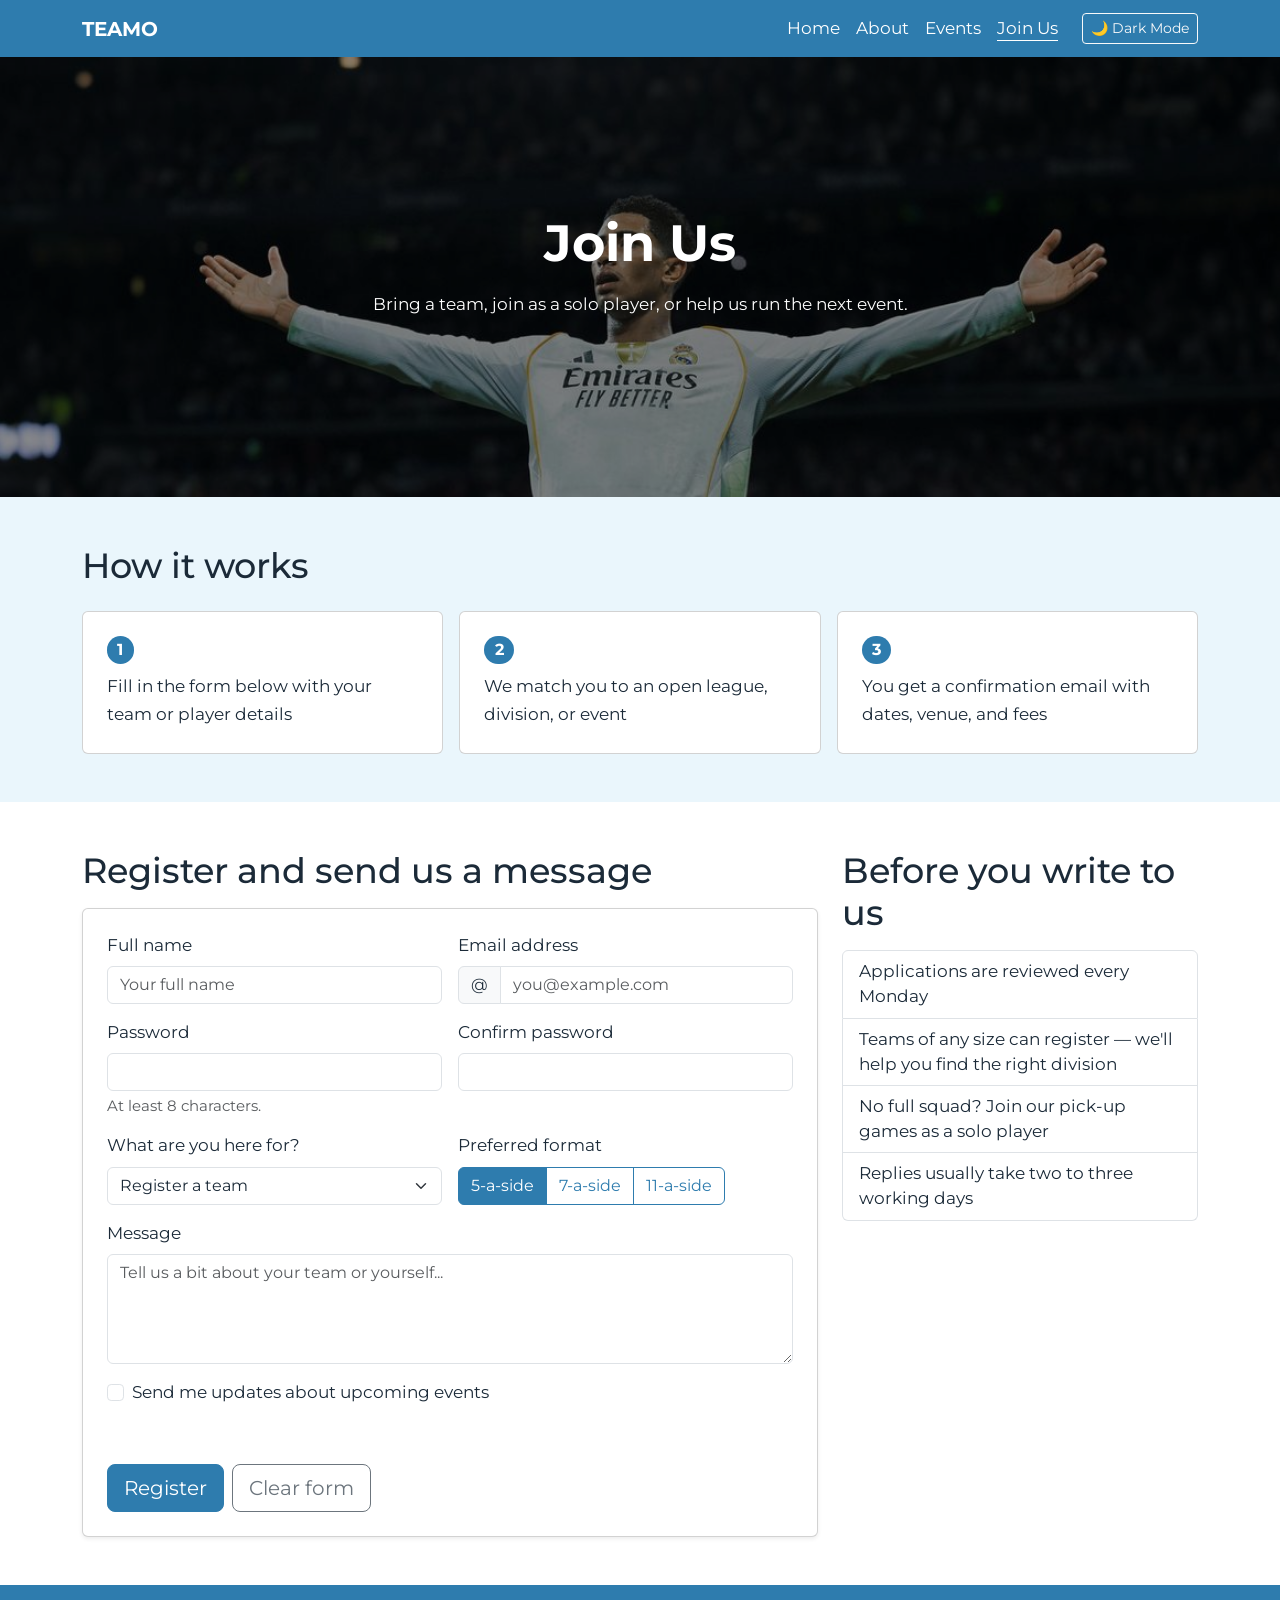
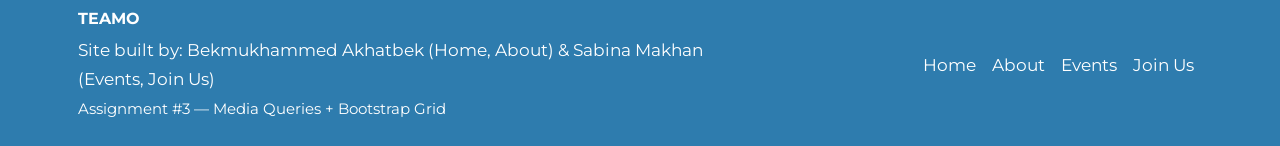
<file: teamo2-main/join.html>
<!DOCTYPE html>
<html lang="en">
<head>
  <meta charset="UTF-8">
  <meta name="viewport" content="width=device-width, initial-scale=1.0">
  <title>TEAMO — Join Us</title>
  <link rel="stylesheet" href="css/bootstrap.min.css">
  <link rel="stylesheet" href="css/custom.css">
</head>
<body class="d-flex flex-column min-vh-100">

  <a class="visually-hidden-focusable position-absolute top-0 start-0 bg-white p-2 m-2 z-3" href="#main">Skip to main content</a>

  <nav class="navbar navbar-expand-lg navbar-dark bg-primary sticky-top" aria-label="Main navigation">
    <div class="container">
      <a class="navbar-brand fw-bold" href="index.html">TEAMO</a>
      <button class="navbar-toggler" type="button" data-bs-toggle="collapse" data-bs-target="#mainNav"
              aria-controls="mainNav" aria-expanded="false" aria-label="Toggle navigation">
        <span class="navbar-toggler-icon"></span>
      </button>
      <div class="collapse navbar-collapse" id="mainNav">
        <ul class="navbar-nav ms-auto mb-2 mb-lg-0">
          <li class="nav-item"><a class="nav-link" href="index.html">Home</a></li>
          <li class="nav-item"><a class="nav-link" href="about.html">About</a></li>
          <li class="nav-item"><a class="nav-link" href="events.html">Events</a></li>
          <li class="nav-item"><a class="nav-link active" aria-current="page" href="join.html">Join Us</a></li>
        </ul>
        <button id="theme-toggle" class="btn btn-sm btn-outline-light ms-lg-3 my-2 my-lg-0 me-auto me-lg-0 custom-theme-btn">
        🌙 Dark
      </button>
      </div>
    </div>
  </nav>

  <main id="main">
    <section class="position-relative text-white">
      <img class="hero-photo" src="images/jude.jpg" alt="Close-up of a boot striking a football">
      <div class="position-absolute top-0 bottom-0 start-0 end-0 d-flex align-items-center justify-content-center text-center p-3">
        <div class="container">
          <div class="row justify-content-center">
            <div class="col-lg-8 px-3 px-sm-2">
              <h1 class="fw-bold mb-3">Join Us</h1>
              <p class="mx-auto mb-3 mb-lg-4">Bring a team, join as a solo player, or help us run the next event.</p>
            </div>
          </div>
        </div>
      </div>
    </section>

    <section class="bg-tint py-4 py-lg-5">
      <div class="container">
        <h2 class="mb-3 mb-lg-4">How it works</h2>
        <ol class="list-unstyled row g-3 mb-0">
          <li class="col-md-4">
            <div class="card h-100"><div class="card-body p-3 p-lg-4">
              <span class="badge rounded-pill text-bg-primary fs-6 mb-2">1</span>
              <p class="mb-0">Fill in the form below with your team or player details</p>
            </div></div>
          </li>
          <li class="col-md-4">
            <div class="card h-100"><div class="card-body p-3 p-lg-4">
              <span class="badge rounded-pill text-bg-primary fs-6 mb-2">2</span>
              <p class="mb-0">We match you to an open league, division, or event</p>
            </div></div>
          </li>
          <li class="col-md-4">
            <div class="card h-100"><div class="card-body p-3 p-lg-4">
              <span class="badge rounded-pill text-bg-primary fs-6 mb-2">3</span>
              <p class="mb-0">You get a confirmation email with dates, venue, and fees</p>
            </div></div>
          </li>
        </ol>
      </div>
    </section>

    <section class="py-4 py-lg-5">
      <div class="container">
        <div class="row g-4">
          <div class="col-lg-8">
                        <h2 class="mb-3">Register and send us a message</h2>
            <div class="card shadow-sm">
              <div class="card-body p-3 p-lg-4">
                <form id="contact-form" action="#" method="post" class="row g-3">
                  <div class="col-md-6">
                    <label for="full-name" class="form-label">Full name</label>
                    <input type="text" class="form-control" id="full-name" name="full-name" placeholder="Your full name" autocomplete="name" aria-describedby="full-name-error">
                    <div id="full-name-error" class="text-danger small"></div>
                  </div>
                  <div class="col-md-6">
                    <label for="email" class="form-label">Email address</label>
                    <div class="input-group">
                      <span class="input-group-text" id="email-addon">@</span>
                      <input type="email" class="form-control" id="email" name="email" placeholder="you@example.com" autocomplete="email" aria-describedby="email-addon email-error">
                    </div>
                    <div id="email-error" class="text-danger small"></div>
                  </div>
                  <div class="col-md-6">
                    <label for="password" class="form-label">Password</label>
                    <input type="password" class="form-control" id="password" name="password" autocomplete="new-password" aria-describedby="password-help password-error">
                    <div id="password-help" class="form-text">At least 8 characters.</div>
                    <div id="password-error" class="text-danger small"></div>
                  </div>
                  <div class="col-md-6">
                    <label for="confirm-password" class="form-label">Confirm password</label>
                    <input type="password" class="form-control" id="confirm-password" name="confirm-password" autocomplete="new-password" aria-describedby="confirm-password-error">
                    <div id="confirm-password-error" class="text-danger small"></div>
                  </div>
                  <div class="col-md-6">
                    <label for="reason" class="form-label">What are you here for?</label>
                    <select class="form-select" id="reason" name="reason">
                      <option value="team">Register a team</option>
                      <option value="solo">Join as a solo player</option>
                      <option value="sponsor">Sponsor an event</option>
                      <option value="other">Something else</option>
                    </select>
                  </div>
                  <div class="col-md-6">
                    <span class="form-label d-block" id="format-label">Preferred format</span>
                    <div class="btn-group" role="group" aria-labelledby="format-label">
                      <input type="radio" class="btn-check" name="format" id="fmt5" value="5-a-side" autocomplete="off" checked>
                      <label class="btn btn-outline-primary" for="fmt5">5-a-side</label>
                      <input type="radio" class="btn-check" name="format" id="fmt7" value="7-a-side" autocomplete="off">
                      <label class="btn btn-outline-primary" for="fmt7">7-a-side</label>
                      <input type="radio" class="btn-check" name="format" id="fmt11" value="11-a-side" autocomplete="off">
                      <label class="btn btn-outline-primary" for="fmt11">11-a-side</label>
                    </div>
                  </div>
                  <div class="col-12">
                    <label for="message" class="form-label">Message</label>
                    <textarea class="form-control" id="message" name="message" rows="4" placeholder="Tell us a bit about your team or yourself..." aria-describedby="message-error"></textarea>
                    <div id="message-error" class="text-danger small"></div>
                  </div>
                  <div class="col-12">
                    <div class="form-check">
                      <input class="form-check-input" type="checkbox" id="updates" name="updates">
                      <label class="form-check-label" for="updates">Send me updates about upcoming events</label>
                    </div>
                  </div>
                  <div class="col-12">
                    <p id="form-status" class="fw-semibold mb-0"></p>
                  </div>
                  <div class="col-12 d-grid d-sm-flex gap-2">
                    <button type="button" id="registerBtn" class="btn btn-primary btn-lg">Register</button>
                    <button type="reset" id="resetBtn" class="btn btn-outline-secondary btn-lg">Clear form</button>
                  </div>
                </form>
              </div>
            </div>
          </div>
          <aside class="col-lg-4" aria-label="Before you write to us">
            <h2 class="mb-3 mt-lg-0">Before you write to us</h2>
            <ul class="list-group">
              <li class="list-group-item">Applications are reviewed every Monday</li>
              <li class="list-group-item">Teams of any size can register — we'll help you find the right division</li>
              <li class="list-group-item">No full squad? Join our pick-up games as a solo player</li>
              <li class="list-group-item">Replies usually take two to three working days</li>
            </ul>
          </aside>
        </div>
      </div>
    </section>
  </main>

  <footer class="bg-primary text-white py-4 mt-auto">
    <div class="container px-3 px-sm-2">
      <div class="row gy-3 align-items-center">
        <div class="col-md-7">
          <h2 class="h6 fw-bold mb-2">TEAMO</h2>
          <p class="mb-1">Site built by: Bekmukhammed Akhatbek (Home, About) &amp; Sabina Makhan (Events, Join Us)</p>
          <p class="small mb-0">Assignment #3 — Media Queries + Bootstrap Grid</p>
        </div>
        <nav class="col-md-5" aria-label="Footer navigation">
          <ul class="nav justify-content-md-end"><li class="nav-item"><a class="nav-link text-white px-2" href="index.html">Home</a></li><li class="nav-item"><a class="nav-link text-white px-2" href="about.html">About</a></li><li class="nav-item"><a class="nav-link text-white px-2" href="events.html">Events</a></li><li class="nav-item"><a class="nav-link text-white px-2" href="join.html">Join Us</a></li></ul>
        </nav>
      </div>
    </div>
  </footer>

  <script src="js/bootstrap.bundle.min.js"></script>
  <script src="js/helpers.js"></script>
  <script src="js/validation.js"></script>
  <script src="js/nav.js"></script>
  <script src="js/background.js"></script>
</body>
</html>
</file>
<file: teamo2-main/css/custom.css>
@import url('https://fonts.googleapis.com/css2?family=Montserrat:wght@400;500;600;700;800&display=swap');

:root {
  --bs-body-font-family: 'Montserrat', sans-serif;
  --bs-body-color: #1B2A38;
  --bs-primary: #2E7CAE;
  --bs-primary-rgb: 46, 124, 174;
  --bs-link-color: #2E7CAE;
  --bs-link-hover-color: #1F5F87;
}

.btn-primary {
  --bs-btn-bg: #2E7CAE;
  --bs-btn-border-color: #2E7CAE;
  --bs-btn-hover-bg: #1F5F87;
  --bs-btn-hover-border-color: #1F5F87;
  --bs-btn-active-bg: #1F5F87;
  --bs-btn-active-border-color: #1F5F87;
  --bs-btn-disabled-bg: #2E7CAE;
  --bs-btn-disabled-border-color: #2E7CAE;
}

.btn-outline-primary {
  --bs-btn-color: #2E7CAE;
  --bs-btn-border-color: #2E7CAE;
  --bs-btn-hover-bg: #2E7CAE;
  --bs-btn-hover-border-color: #2E7CAE;
  --bs-btn-active-bg: #2E7CAE;
  --bs-btn-active-border-color: #2E7CAE;
}

.bg-tint { background-color: #EAF6FC; }

body { font-size: 0.95rem; }
h1 { font-size: 1.9rem; }
h2 { font-size: 1.4rem; }
h3 { font-size: 1.1rem; }
p  { line-height: 1.6; }

@media (min-width: 768px) {
  body { font-size: 1rem; }
  h1 { font-size: 2.5rem; }
  h2 { font-size: 1.8rem; }
  h3 { font-size: 1.25rem; }
}

@media (min-width: 992px) {
  body { font-size: 1.05rem; }
  h1 { font-size: 3.2rem; }
  h2 { font-size: 2.2rem; }
  h3 { font-size: 1.4rem; }
  p  { line-height: 1.7; }
}

.mq-cards {
  display: grid;
  gap: 1.4rem;
  grid-template-columns: 1fr;
}

@media (min-width: 600px) {
  .mq-cards { grid-template-columns: repeat(2, 1fr); }
}

@media (min-width: 992px) {
  .mq-cards { grid-template-columns: repeat(3, 1fr); }
}

.mq-card {
  display: flex;
  flex-direction: column;
  background: #fff;
  border: 1px solid #D6EDF9;
  border-radius: 14px;
  overflow: hidden;
  transition: transform 0.25s ease, box-shadow 0.25s ease;
}

.mq-card:hover {
  transform: translateY(-6px);
  box-shadow: 0 14px 28px rgba(46, 124, 174, 0.18);
}

.mq-card img { width: 100%; height: 170px; object-fit: cover; }
.mq-card-body { display: flex; flex-direction: column; flex: 1; }
.mq-card-body p { flex: 1; }

.hero-photo {
  width: 100%;
  height: min(55vh, 440px);
  object-fit: cover;
  filter: brightness(0.55);
}

.navbar-dark {
  --bs-navbar-color: #FFFFFF;
  --bs-navbar-hover-color: #D6EDF9;
  --bs-navbar-active-color: #FFFFFF;
}
.card-img-top {
  width: 100%;
  height: 220px;
  object-fit: cover;
}
.navbar-dark .nav-link.active { text-decoration: underline; text-underline-offset: 6px; }


body { transition: background-color 0.4s ease; }


.faq-item { background: #fff; border: 1px solid #D6EDF9; border-radius: 12px; overflow: hidden; }
.faq-question { background: #fff; color: var(--bs-body-color); cursor: pointer; }
.faq-question:hover { background: #EAF6FC; }
.faq-icon { font-size: 1.5rem; line-height: 1; }
.faq-answer {
  max-height: 0;
  overflow: hidden;
  transition: max-height 0.4s ease;     
}


#popup-backdrop {
  display: none;
  position: fixed;
  top: 0;
  left: 0;
  width: 100%;
  height: 100%;
  background: rgba(11, 27, 51, 0.6);
  z-index: 1050;
  animation: fade-in 0.25s ease;
}
#popup-box {
  display: none;
  position: fixed;
  top: 50%;
  left: 50%;
  transform: translate(-50%, -50%);
  width: min(440px, 92vw);
  max-height: 90vh;
  overflow-y: auto;
  z-index: 1060;
  animation: fade-in 0.25s ease;
}
@keyframes fade-in {
  from { opacity: 0; }
  to { opacity: 1; }
}


#moreStory { display: none; }


#form-status, #subscribe-message {
  display: inline-block;
  transition: transform 0.3s ease;
}


body.dark-theme {
  background-color: #121212 !important;
  color: #ffffff !important;
}

body.dark-theme section,
body.dark-theme .card,
body.dark-theme .mq-card,
body.dark-theme .mq-card-body,
body.dark-theme .accordion-item,
body.dark-theme .accordion-button,
body.dark-theme .accordion-body,
body.dark-theme table,
body.dark-theme .table,
body.dark-theme th,
body.dark-theme td,
body.dark-theme .bg-tint,
body.dark-theme .bg-body-tertiary {
  background-color: #1e1e1e !important;
  color: #ffffff !important;
  border-color: #333333 !important;
}

body.dark-theme h1,
body.dark-theme h2,
body.dark-theme h3,
body.dark-theme h4,
body.dark-theme h5,
body.dark-theme h6,
body.dark-theme p,
body.dark-theme li,
body.dark-theme td,
body.dark-theme th {
  color: #ffffff !important;
}

body.dark-theme .text-muted,
body.dark-theme small {
  color: #aaa !important;
}

body.dark-theme .card[style*="background-image"],
body.dark-theme div[style*="background-image"],
body.dark-theme img {
  background-color: transparent !important;
  opacity: 1 !important;
}

body.dark-theme .mq-card,
body.dark-theme .mq-card-body {
  background-color: #1e1e1e !important;
  color: #ffffff !important;
}

body.dark-theme .mq-card-body h3,
body.dark-theme .mq-card-body p {
  color: #ffffff !important;
}body.dark-theme .mq-card,
body.dark-theme .mq-card-body,
body.dark-theme .accordion-item,
body.dark-theme .accordion-button,
body.dark-theme .accordion-body,
body.dark-theme .list-group-item,
body.dark-theme .form-control,
body.dark-theme .form-select,
body.dark-theme .input-group-text,
body.dark-theme fieldset,
body.dark-theme .bg-light,
body.dark-theme .bg-white,
body.dark-theme .bg-tint,
body.dark-theme .bg-body-tertiary {
  background-color: #1e1e1e !important;
  color: #ffffff !important;
  border-color: #333333 !important;
}

body.dark-theme .accordion-button:not(.collapsed) {
  background-color: #2a2a2a !important;
  color: #0d6efd !important; 
  box-shadow: none !important;
}

body.dark-theme .accordion-button::after {
  filter: invert(1);
}


body.dark-theme h1,
body.dark-theme h2,
body.dark-theme h3,
body.dark-theme h4,
body.dark-theme h5,
body.dark-theme h6,
body.dark-theme p,
body.dark-theme li,
body.dark-theme label,
body.dark-theme legend,
body.dark-theme strong,
body.dark-theme .form-label {
  color: #ffffff !important;
}


body.dark-theme .text-muted,
body.dark-theme .form-text,
body.dark-theme small {
  color: #b0b0b0 !important;
}

body.dark-theme .form-control::placeholder {
  color: #888888 !important;
}

body.dark-theme .form-control:focus,
body.dark-theme .form-select:focus {
  background-color: #252525 !important;
  color: #ffffff !important;
  border-color: #0d6efd !important;
}

body.dark-theme table,
body.dark-theme .table,
body.dark-theme th,
body.dark-theme td {
  background-color: #1e1e1e !important;
  color: #ffffff !important;
  border-color: #333333 !important;
}

body.dark-theme thead th,
body.dark-theme table tr:first-child th,
body.dark-theme table tr:first-child td {
  background-color: #2a2a2a !important;
  color: #ffffff !important;
}
body.dark-theme .accordion,
body.dark-theme .accordion-item {
  background-color: #1e1e1e !important;
  border-color: #333333 !important;
}

body.dark-theme .accordion-button {
  background-color: #1e1e1e !important;
  color: #ffffff !important;
  border-color: #333333 !important;
}

body.dark-theme .accordion-button:not(.collapsed) {
  background-color: #2a2a2a !important;
  color: #38bdf8 !important; 
  box-shadow: none !important;
}

body.dark-theme .accordion-body {
  background-color: #1a1a1a !important;
  color: #e2e8f0 !important;
}

body.dark-theme .accordion-button::after {
  filter: invert(1) brightness(2);
}

body.dark-theme .text-muted,
body.dark-theme small,
body.dark-theme caption,
body.dark-theme p.text-secondary {
  color: #94a3b8 !important; 
}

body.dark-theme .faq-item,
body.dark-theme .faq-card,
body.dark-theme [class*="faq"] {
  background-color: #1e1e1e !important;
  color: #ffffff !important;
  border-color: #333333 !important;
}
</file>
<file: css/style.css>
@import url('https://fonts.googleapis.com/css2?family=Montserrat:wght@400;500;600;700;800&display=swap');

:root {
  --bs-body-font-family: 'Montserrat', sans-serif;
  --bs-body-color: #1B2A38;
  --bs-primary: #2E7CAE;
  --bs-primary-rgb: 46, 124, 174;
  --bs-link-color: #2E7CAE;
  --bs-link-hover-color: #1F5F87;
}

.btn-primary {
  --bs-btn-bg: #2E7CAE;
  --bs-btn-border-color: #2E7CAE;
  --bs-btn-hover-bg: #1F5F87;
  --bs-btn-hover-border-color: #1F5F87;
  --bs-btn-active-bg: #1F5F87;
  --bs-btn-active-border-color: #1F5F87;
  --bs-btn-disabled-bg: #2E7CAE;
  --bs-btn-disabled-border-color: #2E7CAE;
}

.btn-outline-primary {
  --bs-btn-color: #2E7CAE;
  --bs-btn-border-color: #2E7CAE;
  --bs-btn-hover-bg: #2E7CAE;
  --bs-btn-hover-border-color: #2E7CAE;
  --bs-btn-active-bg: #2E7CAE;
  --bs-btn-active-border-color: #2E7CAE;
}

.bg-tint { background-color: #EAF6FC; }

body { font-size: 0.95rem; }
h1 { font-size: 1.9rem; }
h2 { font-size: 1.4rem; }
h3 { font-size: 1.1rem; }
p  { line-height: 1.6; }

@media (min-width: 768px) {
  body { font-size: 1rem; }
  h1 { font-size: 2.5rem; }
  h2 { font-size: 1.8rem; }
  h3 { font-size: 1.25rem; }
}

@media (min-width: 992px) {
  body { font-size: 1.05rem; }
  h1 { font-size: 3.2rem; }
  h2 { font-size: 2.2rem; }
  h3 { font-size: 1.4rem; }
  p  { line-height: 1.7; }
}

.mq-cards {
  display: grid;
  gap: 1.4rem;
  grid-template-columns: 1fr;
}

@media (min-width: 600px) {
  .mq-cards { grid-template-columns: repeat(2, 1fr); }
}

@media (min-width: 992px) {
  .mq-cards { grid-template-columns: repeat(3, 1fr); }
}

.mq-card {
  display: flex;
  flex-direction: column;
  background: #fff;
  border: 1px solid #D6EDF9;
  border-radius: 14px;
  overflow: hidden;
  transition: transform 0.25s ease, box-shadow 0.25s ease;
}

.mq-card:hover {
  transform: translateY(-6px);
  box-shadow: 0 14px 28px rgba(46, 124, 174, 0.18);
}

.mq-card img { width: 100%; height: 170px; object-fit: cover; }
.mq-card-body { display: flex; flex-direction: column; flex: 1; }
.mq-card-body p { flex: 1; }

.hero-photo {
  width: 100%;
  height: min(55vh, 440px);
  object-fit: cover;
  filter: brightness(0.55);
}

.navbar-dark {
  --bs-navbar-color: #FFFFFF;
  --bs-navbar-hover-color: #D6EDF9;
  --bs-navbar-active-color: #FFFFFF;
}
.card-img-top {
  width: 100%;
  height: 220px;
  object-fit: cover;
}
.navbar-dark .nav-link.active { text-decoration: underline; text-underline-offset: 6px; }


body { transition: background-color 0.4s ease; }


.faq-item { background: #fff; border: 1px solid #D6EDF9; border-radius: 12px; overflow: hidden; }
.faq-question { background: #fff; color: var(--bs-body-color); cursor: pointer; }
.faq-question:hover { background: #EAF6FC; }
.faq-icon { font-size: 1.5rem; line-height: 1; }
.faq-answer {
  max-height: 0;
  overflow: hidden;
  transition: max-height 0.4s ease;     
}


#moreStory { display: none; }


#form-status, #subscribe-message {
  display: inline-block;
  transition: transform 0.3s ease;
}


body.dark-theme {
  background-color: #121212 !important;
  color: #ffffff !important;
}

body.dark-theme section,
body.dark-theme .card,
body.dark-theme .mq-card,
body.dark-theme .mq-card-body,
body.dark-theme .accordion-item,
body.dark-theme .accordion-button,
body.dark-theme .accordion-body,
body.dark-theme table,
body.dark-theme .table,
body.dark-theme th,
body.dark-theme td,
body.dark-theme .bg-tint,
body.dark-theme .bg-body-tertiary {
  background-color: #1e1e1e !important;
  color: #ffffff !important;
  border-color: #333333 !important;
}

body.dark-theme h1,
body.dark-theme h2,
body.dark-theme h3,
body.dark-theme h4,
body.dark-theme h5,
body.dark-theme h6,
body.dark-theme p,
body.dark-theme li,
body.dark-theme td,
body.dark-theme th {
  color: #ffffff !important;
}

body.dark-theme .text-muted,
body.dark-theme small {
  color: #aaa !important;
}

body.dark-theme .card[style*="background-image"],
body.dark-theme div[style*="background-image"],
body.dark-theme img {
  background-color: transparent !important;
  opacity: 1 !important;
}

body.dark-theme .mq-card,
body.dark-theme .mq-card-body {
  background-color: #1e1e1e !important;
  color: #ffffff !important;
}

body.dark-theme .mq-card-body h3,
body.dark-theme .mq-card-body p {
  color: #ffffff !important;
}body.dark-theme .mq-card,
body.dark-theme .mq-card-body,
body.dark-theme .accordion-item,
body.dark-theme .accordion-button,
body.dark-theme .accordion-body,
body.dark-theme .list-group-item,
body.dark-theme .form-control,
body.dark-theme .form-select,
body.dark-theme .input-group-text,
body.dark-theme fieldset,
body.dark-theme .bg-light,
body.dark-theme .bg-white,
body.dark-theme .bg-tint,
body.dark-theme .bg-body-tertiary {
  background-color: #1e1e1e !important;
  color: #ffffff !important;
  border-color: #333333 !important;
}

body.dark-theme .accordion-button:not(.collapsed) {
  background-color: #2a2a2a !important;
  color: #0d6efd !important; 
  box-shadow: none !important;
}

body.dark-theme .accordion-button::after {
  filter: invert(1);
}


body.dark-theme h1,
body.dark-theme h2,
body.dark-theme h3,
body.dark-theme h4,
body.dark-theme h5,
body.dark-theme h6,
body.dark-theme p,
body.dark-theme li,
body.dark-theme label,
body.dark-theme legend,
body.dark-theme strong,
body.dark-theme .form-label {
  color: #ffffff !important;
}


body.dark-theme .text-muted,
body.dark-theme .form-text,
body.dark-theme small {
  color: #b0b0b0 !important;
}

body.dark-theme .form-control::placeholder {
  color: #888888 !important;
}

body.dark-theme .form-control:focus,
body.dark-theme .form-select:focus {
  background-color: #252525 !important;
  color: #ffffff !important;
  border-color: #0d6efd !important;
}

body.dark-theme table,
body.dark-theme .table,
body.dark-theme th,
body.dark-theme td {
  background-color: #1e1e1e !important;
  color: #ffffff !important;
  border-color: #333333 !important;
}

body.dark-theme thead th,
body.dark-theme table tr:first-child th,
body.dark-theme table tr:first-child td {
  background-color: #2a2a2a !important;
  color: #ffffff !important;
}
body.dark-theme .accordion,
body.dark-theme .accordion-item {
  background-color: #1e1e1e !important;
  border-color: #333333 !important;
}

body.dark-theme .accordion-button {
  background-color: #1e1e1e !important;
  color: #ffffff !important;
  border-color: #333333 !important;
}

body.dark-theme .accordion-button:not(.collapsed) {
  background-color: #2a2a2a !important;
  color: #38bdf8 !important; 
  box-shadow: none !important;
}

body.dark-theme .accordion-body {
  background-color: #1a1a1a !important;
  color: #e2e8f0 !important;
}

body.dark-theme .accordion-button::after {
  filter: invert(1) brightness(2);
}

body.dark-theme .text-muted,
body.dark-theme small,
body.dark-theme caption,
body.dark-theme p.text-secondary {
  color: #94a3b8 !important; 
}

body.dark-theme .faq-item,
body.dark-theme .faq-card,
body.dark-theme [class*="faq"] {
  background-color: #1e1e1e !important;
  color: #ffffff !important;
  border-color: #333333 !important;
}

#jq-progress {
  position: fixed;
  top: 0;
  left: 0;
  width: 0;
  height: 6px;
  z-index: 1100;
  border-radius: 0 6px 6px 0;
  background: linear-gradient(90deg, #a8d8ea, #b8e6c9, #fde8a8, #f9c9d4, #d9c8f0, #a8d8ea);
  background-size: 200% 100%;
  box-shadow: 0 0 8px rgba(168, 216, 234, 0.8);
  animation: jq-flow 6s linear infinite;
  transition: width 0.12s ease-out;
  pointer-events: none;
}
#jq-progress::after {
  content: "";
  position: absolute;
  right: 0;
  top: 50%;
  width: 12px;
  height: 12px;
  border-radius: 50%;
  background: #fff;
  transform: translate(50%, -50%);
  box-shadow: 0 0 8px 3px rgba(217, 200, 240, 0.9);
}

@keyframes jq-flow {
  from { background-position: 0 0; }
  to   { background-position: 200% 0; }
}

.jq-suggest {
  position: absolute;
  top: 100%;
  left: 0;
  right: 0;
  z-index: 1030;
  margin-top: 2px;
  max-height: 260px;
  overflow-y: auto;
  box-shadow: 0 10px 24px rgba(27, 42, 56, 0.18);
}
.jq-suggest-item { cursor: pointer; }
.jq-suggest-item.jq-active,
.jq-suggest-item:hover { background: #EAF6FC; }

mark.jq-hl {
  background: #ffe066;
  color: #1B2A38;
  padding: 0 0.12em;
  border-radius: 3px;
}

#jq-toasts {
  position: fixed;
  top: 4.5rem;
  right: 1rem;
  z-index: 1200;
  display: flex;
  flex-direction: column;
  gap: 0.6rem;
  width: min(340px, calc(100vw - 2rem));
}
.jq-toast {
  display: flex;
  align-items: center;
  gap: 0.7rem;
  padding: 0.75rem 0.9rem;
  background: #fff;
  color: #1B2A38;
  border-left: 5px solid #2E7CAE;
  border-radius: 10px;
  box-shadow: 0 10px 28px rgba(27, 42, 56, 0.25);
  font-size: 0.92rem;
}
.jq-toast-icon {
  flex: 0 0 auto;
  width: 24px;
  height: 24px;
  line-height: 24px;
  text-align: center;
  border-radius: 50%;
  color: #fff;
  font-weight: 700;
  background: #2E7CAE;
}
.jq-toast-msg { flex: 1; }
.jq-toast-close {
  border: 0;
  background: transparent;
  color: #6b7a88;
  font-size: 1.3rem;
  line-height: 1;
  cursor: pointer;
}
.jq-toast-success { border-left-color: #16a34a; }
.jq-toast-success .jq-toast-icon { background: #16a34a; }
.jq-toast-error { border-left-color: #dc2626; }
.jq-toast-error .jq-toast-icon { background: #dc2626; }
.jq-toast-warning { border-left-color: #f59e0b; }
.jq-toast-warning .jq-toast-icon { background: #f59e0b; }

.jq-save.is-saved {
  background: #facc15;
  border-color: #facc15;
  color: #1B2A38;
}

.jq-copy-btn { position: relative; }
.jq-copy-btn.is-copied {
  background: #16a34a;
  border-color: #16a34a;
  color: #fff;
}
.jq-copy-icon { display: inline-flex; align-items: center; }
.jq-tooltip {
  position: absolute;
  bottom: calc(100% + 8px);
  right: 0;
  white-space: nowrap;
  padding: 0.3rem 0.6rem;
  border-radius: 6px;
  background: #1B2A38;
  color: #fff;
  font-size: 0.8rem;
  font-weight: 500;
  pointer-events: none;
  z-index: 5;
}
.jq-tooltip::after {
  content: "";
  position: absolute;
  top: 100%;
  right: 12px;
  border: 5px solid transparent;
  border-top-color: #1B2A38;
}

img.jq-lazy { background: #dcebf5; }
img.jq-loaded { animation: jq-fade 0.6s ease; }
@keyframes jq-fade {
  from { opacity: 0; }
  to   { opacity: 1; }
}

@media (prefers-reduced-motion: reduce) {
  #jq-progress { animation: none; transition: none; }
  img.jq-loaded { animation: none; }
}

body.dark-theme .jq-suggest,
body.dark-theme .jq-suggest-item {
  background-color: #1e1e1e !important;
  color: #ffffff !important;
  border-color: #333333 !important;
}
body.dark-theme .jq-suggest-item.jq-active,
body.dark-theme .jq-suggest-item:hover {
  background-color: #2a2a2a !important;
}
body.dark-theme mark.jq-hl {
  background: #ffe066 !important;
  color: #1B2A38 !important;
}
body.dark-theme .jq-save.is-saved {
  background: #facc15 !important;
  color: #1B2A38 !important;
}
body.dark-theme .text-body-secondary {
  color: #a9b6c4 !important;
}

.btn {
  transition: transform 0.2s ease, box-shadow 0.2s ease, background-color 0.2s ease,
              color 0.2s ease, border-color 0.2s ease;
}
.btn:hover:not(:disabled):not(.btn-close) {
  transform: translateY(-2px);
  box-shadow: 0 6px 14px rgba(46, 124, 174, 0.28);
}
.btn:active:not(:disabled) {
  transform: translateY(0) scale(0.98);
  box-shadow: none;
}
.btn-group > .btn:hover:not(:disabled) {
  transform: none;
  box-shadow: none;
}
.custom-theme-btn:hover { transform: scale(1.06); }

.card { transition: transform 0.25s ease, box-shadow 0.25s ease; }
.weather-card:hover,
#profile-card:hover {
  transform: translateY(-3px);
  box-shadow: 0 10px 22px rgba(27, 42, 56, 0.18) !important;
}
.weather-icon { font-size: 2rem; line-height: 1; }

.avatar-circle {
  width: 64px;
  height: 64px;
  flex-shrink: 0;
  border-radius: 50%;
  display: flex;
  align-items: center;
  justify-content: center;
  font-size: 1.4rem;
  font-weight: 700;
  color: #fff;
  background: #2E7CAE;
}

body.dark-theme .text-body-secondary { color: #a9b6c4 !important; }
body.dark-theme main a:not(.btn) { color: #7fc4ee; }
body.dark-theme .weather-card,
body.dark-theme #profile-card { background-color: #1e1e1e !important; }
body.dark-theme .alert-success { background-color: #1f3d2b; color: #d1f0dc; border-color: #2f6b47; }
body.dark-theme .alert-danger { background-color: #4a1f24; color: #f6d4d7; border-color: #8a3a42; }

@media (prefers-reduced-motion: reduce) {
  .btn, .card { transition: none; }
  .btn:hover:not(:disabled), .weather-card:hover, #profile-card:hover { transform: none; }
}
</file>
